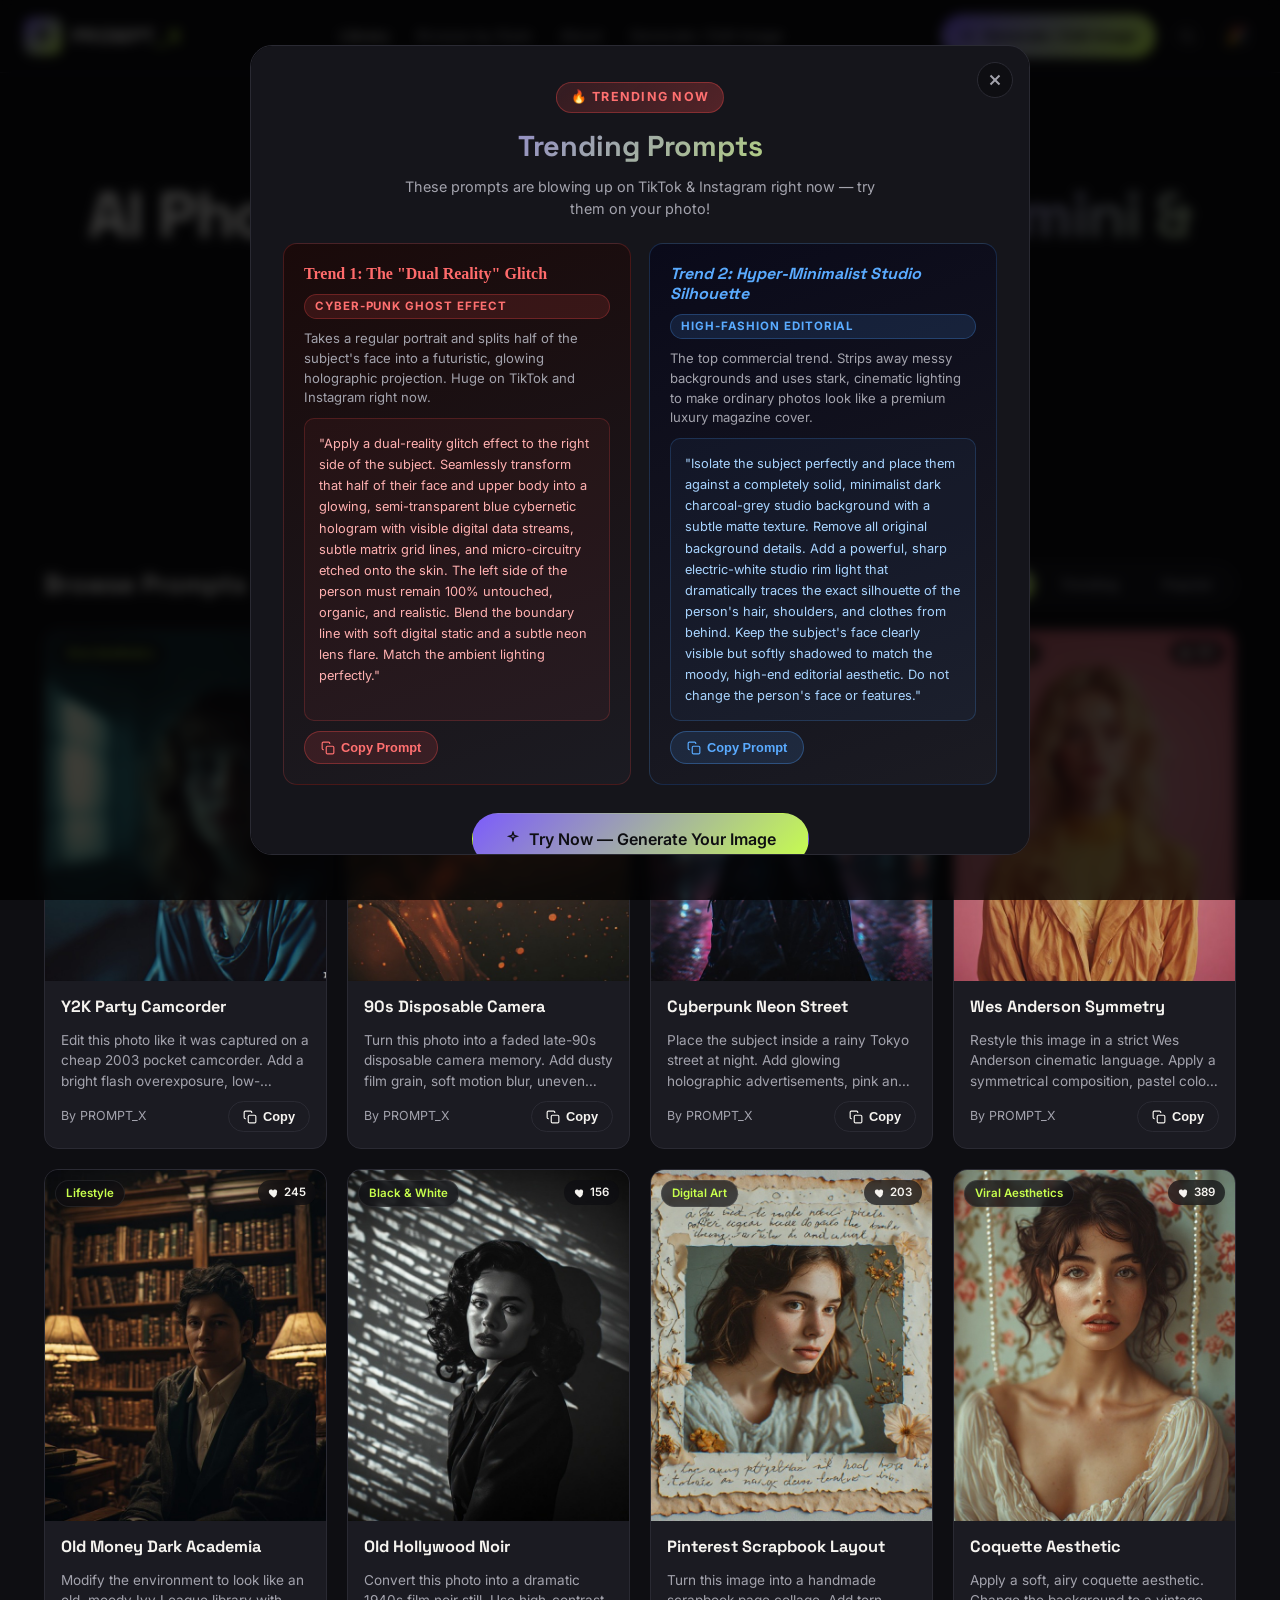
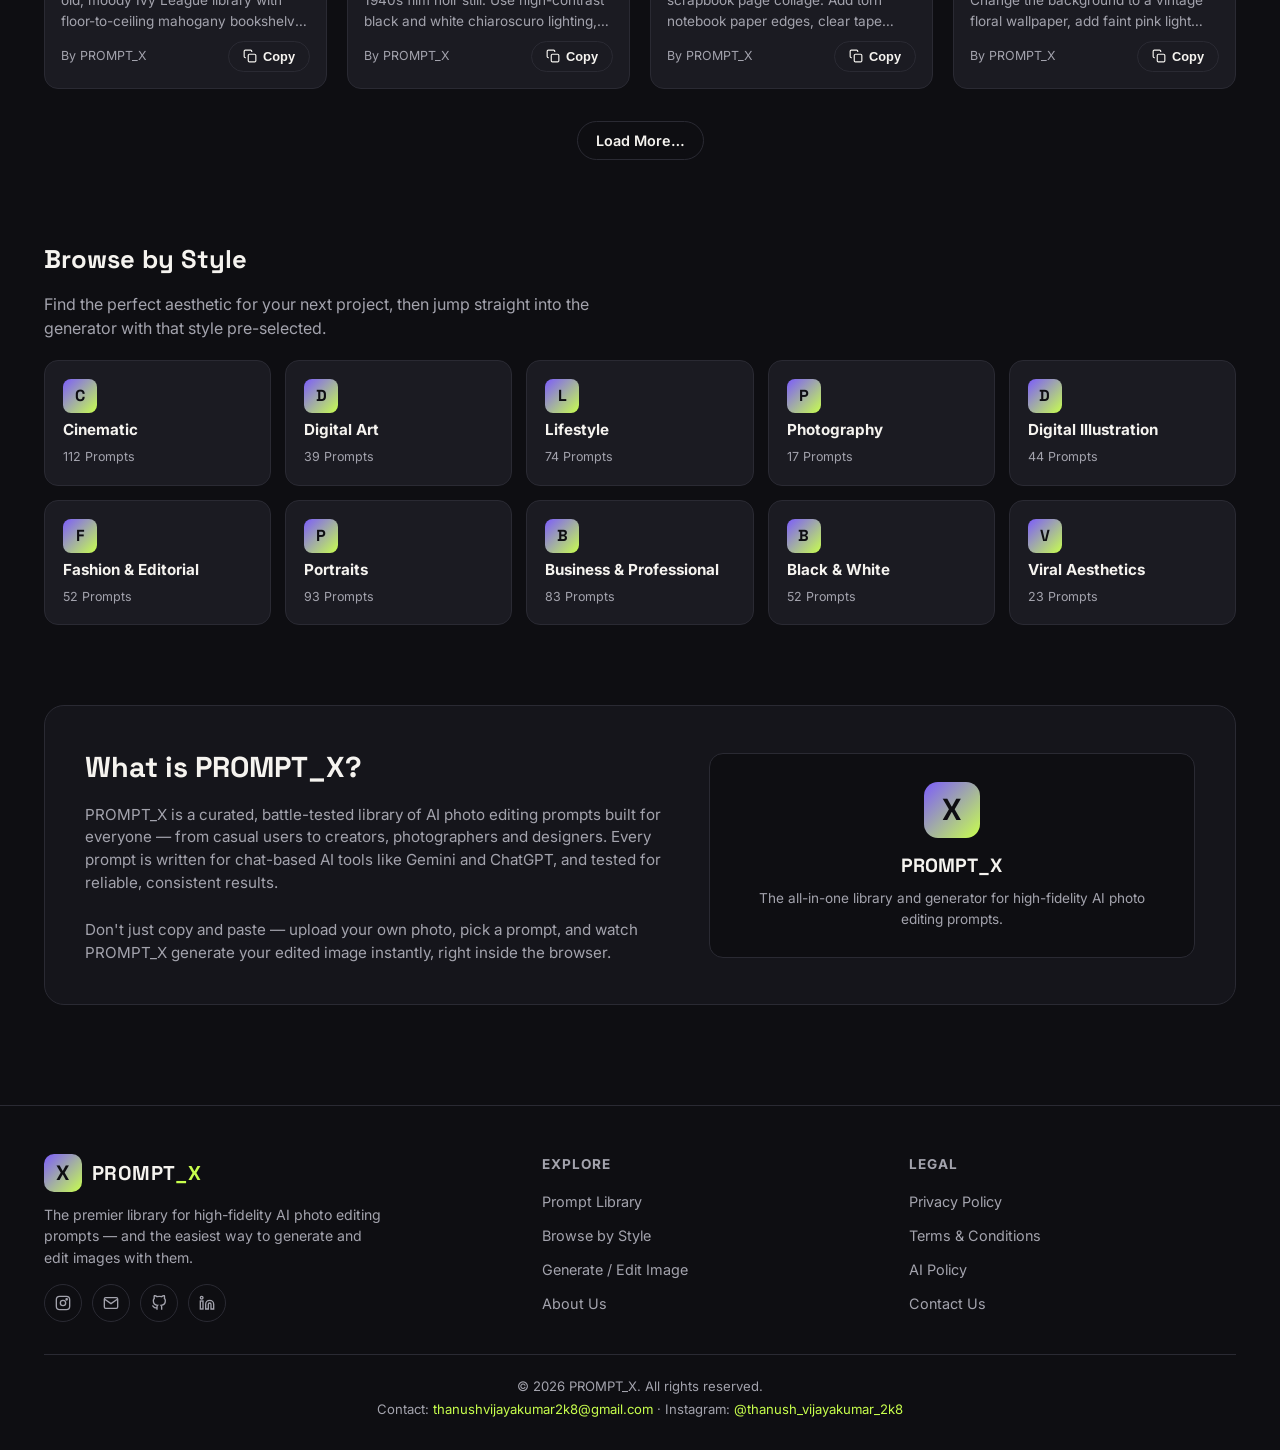
<file: index.html>
<!DOCTYPE html>
<html lang="en">
<head>
<meta charset="UTF-8">
<meta name="viewport" content="width=device-width, initial-scale=1, viewport-fit=cover">
<title>PROMPT_X — AI Photo Editing Prompts Library</title>
<meta name="description" content="PROMPT_X is a curated library of AI photo editing prompts for Gemini, ChatGPT and Midjourney. Copy a prompt or generate your image directly on the site.">
<link rel="icon" href="data:image/svg+xml,<svg xmlns=%22http://www.w3.org/2000/svg%22 viewBox=%220 0 100 100%22><rect width=%22100%22 height=%22100%22 rx=%2222%22 fill=%22%237c5cfc%22/><text x=%2250%22 y=%2268%22 font-family=%22Arial,sans-serif%22 font-weight=%22800%22 font-size=%2260%22 fill=%22%23c8ff4d%22 text-anchor=%22middle%22>X</text></svg>">
<link rel="preconnect" href="https://fonts.googleapis.com">
<link rel="preconnect" href="https://fonts.gstatic.com" crossorigin>
<link href="https://fonts.googleapis.com/css2?family=Space+Grotesk:wght@500;700;800&family=Inter:wght@400;500;600;700&display=swap" rel="stylesheet">
<link rel="stylesheet" href="style.css">
</head>
<body>

<!-- ===== TRENDING POPUP ===== -->
<div class="popup-overlay" id="popupOverlay">
  <div class="popup-box" id="popupBox">
    <button class="popup-close" id="popupClose" aria-label="Close">
      <svg width="18" height="18" viewBox="0 0 24 24" fill="none" stroke="currentColor" stroke-width="2.5"><line x1="18" y1="6" x2="6" y2="18"/><line x1="6" y1="6" x2="18" y2="18"/></svg>
    </button>

    <div class="popup-header">
      <span class="popup-badge">🔥 Trending Now</span>
      <h2 class="popup-title">Trending Prompts</h2>
      <p class="popup-sub">These prompts are blowing up on TikTok &amp; Instagram right now — try them on your photo!</p>
    </div>

    <div class="popup-cards">

      <div class="popup-card popup-card--red">
        <h3 class="popup-card-heading popup-card-heading--1">Trend 1: The "Dual Reality" Glitch</h3>
        <span class="popup-card-tag">Cyber-Punk Ghost Effect</span>
        <p class="popup-card-desc">Takes a regular portrait and splits half of the subject's face into a futuristic, glowing holographic projection. Huge on TikTok and Instagram right now.</p>
        <div class="popup-prompt-box popup-prompt-box--red">
          <p>"Apply a dual-reality glitch effect to the right side of the subject. Seamlessly transform that half of their face and upper body into a glowing, semi-transparent blue cybernetic hologram with visible digital data streams, subtle matrix grid lines, and micro-circuitry etched onto the skin. The left side of the person must remain 100% untouched, organic, and realistic. Blend the boundary line with soft digital static and a subtle neon lens flare. Match the ambient lighting perfectly."</p>
        </div>
        <button class="popup-copy-btn popup-copy-btn--red" data-prompt="Apply a dual-reality glitch effect to the right side of the subject. Seamlessly transform that half of their face and upper body into a glowing, semi-transparent blue cybernetic hologram with visible digital data streams, subtle matrix grid lines, and micro-circuitry etched onto the skin. The left side of the person must remain 100% untouched, organic, and realistic. Blend the boundary line with soft digital static and a subtle neon lens flare. Match the ambient lighting perfectly.">
          <svg width="14" height="14" viewBox="0 0 24 24" fill="none" stroke="currentColor" stroke-width="2"><rect x="9" y="9" width="13" height="13" rx="2"/><path d="M5 15H4a2 2 0 01-2-2V4a2 2 0 012-2h9a2 2 0 012 2v1"/></svg>
          Copy Prompt
        </button>
      </div>

      <div class="popup-card popup-card--blue">
        <h3 class="popup-card-heading popup-card-heading--2">Trend 2: Hyper-Minimalist Studio Silhouette</h3>
        <span class="popup-card-tag">High-Fashion Editorial</span>
        <p class="popup-card-desc">The top commercial trend. Strips away messy backgrounds and uses stark, cinematic lighting to make ordinary photos look like a premium luxury magazine cover.</p>
        <div class="popup-prompt-box popup-prompt-box--blue">
          <p>"Isolate the subject perfectly and place them against a completely solid, minimalist dark charcoal-grey studio background with a subtle matte texture. Remove all original background details. Add a powerful, sharp electric-white studio rim light that dramatically traces the exact silhouette of the person's hair, shoulders, and clothes from behind. Keep the subject's face clearly visible but softly shadowed to match the moody, high-end editorial aesthetic. Do not change the person's face or features."</p>
        </div>
        <button class="popup-copy-btn popup-copy-btn--blue" data-prompt="Isolate the subject perfectly and place them against a completely solid, minimalist dark charcoal-grey studio background with a subtle matte texture. Remove all original background details. Add a powerful, sharp electric-white studio rim light that dramatically traces the exact silhouette of the person's hair, shoulders, and clothes from behind. Keep the subject's face clearly visible but softly shadowed to match the moody, high-end editorial aesthetic. Do not change the person's face or features.">
          <svg width="14" height="14" viewBox="0 0 24 24" fill="none" stroke="currentColor" stroke-width="2"><rect x="9" y="9" width="13" height="13" rx="2"/><path d="M5 15H4a2 2 0 01-2-2V4a2 2 0 012-2h9a2 2 0 012 2v1"/></svg>
          Copy Prompt
        </button>
      </div>

    </div>

    <div class="popup-footer">
      <a href="generate.html" class="btn btn-primary popup-try-btn">
        <svg width="16" height="16" viewBox="0 0 24 24" fill="none" stroke="currentColor" stroke-width="2"><path d="M12 2l1.5 4.5L18 8l-4.5 1.5L12 14l-1.5-4.5L6 8l4.5-1.5L12 2z"/></svg>
        Try Now — Generate Your Image
      </a>
      <button class="popup-skip" id="popupSkip">Maybe later</button>
    </div>
  </div>
</div>
<!-- ===== END POPUP ===== -->

<header class="site-header">
  <div class="header-inner">
    <a href="index.html" class="logo">
      <span class="logo-mark">X</span>
      <span class="logo-text">PROMPT<span>_X</span></span>
    </a>

    <button class="nav-toggle" id="navToggle" aria-label="Toggle navigation">
      <svg width="24" height="24" viewBox="0 0 24 24" fill="none" stroke="currentColor" stroke-width="2" stroke-linecap="round"><line x1="3" y1="6" x2="21" y2="6"/><line x1="3" y1="12" x2="21" y2="12"/><line x1="3" y1="18" x2="21" y2="18"/></svg>
    </button>

    <nav class="main-nav" id="mainNav">
      <a href="index.html" class="active">Library</a>
      <a href="#styles">Browse by Style</a>
      <a href="#about">About</a>
      <a href="generate.html">Generate / Edit Image</a>
    </nav>

    <div class="header-actions">
      <a href="generate.html" class="btn btn-primary">
        <svg width="16" height="16" viewBox="0 0 24 24" fill="none" stroke="currentColor" stroke-width="2" stroke-linecap="round" stroke-linejoin="round"><path d="M12 3v18M3 12h18"/></svg>
        Generate / Edit Image
      </a>
      <button class="icon-btn" id="searchBtn" aria-label="Search">
        <svg width="18" height="18" viewBox="0 0 24 24" fill="none" stroke="currentColor" stroke-width="2"><circle cx="11" cy="11" r="7"/><line x1="21" y1="21" x2="16.65" y2="16.65"/></svg>
      </button>
      <button class="icon-btn surprise-btn" id="surpriseBtn" aria-label="Surprise me" title="Surprise me!">
        🎉
      </button>
    </div>
  </div>
</header>

<!-- ===== SEARCH OVERLAY ===== -->
<div class="search-overlay" id="searchOverlay">
  <div class="search-modal">
    <div class="search-input-wrap">
      <svg width="18" height="18" viewBox="0 0 24 24" fill="none" stroke="currentColor" stroke-width="2" class="search-icon"><circle cx="11" cy="11" r="7"/><line x1="21" y1="21" x2="16.65" y2="16.65"/></svg>
      <input type="text" id="searchInput" placeholder="Search prompts… e.g. Cyberpunk, Vintage, Oil Painting" autocomplete="off" spellcheck="false">
      <button class="search-close-btn" id="searchClose" aria-label="Close search">
        <svg width="18" height="18" viewBox="0 0 24 24" fill="none" stroke="currentColor" stroke-width="2"><line x1="18" y1="6" x2="6" y2="18"/><line x1="6" y1="6" x2="18" y2="18"/></svg>
      </button>
    </div>
    <div class="search-results" id="searchResults">
      <p class="search-hint">Start typing to search through all 50 prompts…</p>
    </div>
  </div>
</div>
<!-- ===== END SEARCH OVERLAY ===== -->

<main>
  <section class="hero">
    <div class="container">
      <div class="eyebrow">Prompt Library + In-Browser Generator</div>
      <h1>AI Photo Editing Prompts <span class="grad">for Gemini & ChatGPT</span></h1>
      <p class="lead">Copy a battle-tested prompt, paste it into your favorite AI tool — or skip the copy-paste entirely and generate your edited photo right here on PROMPT_X.</p>
      <div class="hero-links">
        <span class="label">Popular:</span>
        <a href="#" data-filter="portraits">Portraits</a>
        <a href="#" data-filter="fashion">Fashion & Editorial</a>
        <a href="#" data-filter="photography">Photography</a>
        <a href="#" data-filter="cinematic">Cinematic</a>
        <a href="#" data-filter="digital-art">Digital Art</a>
      </div>
    </div>
  </section>

  <section class="section" id="library">
    <div class="container">
      <div class="section-head">
        <h2>Browse Prompts</h2>
        <div class="tabs" id="tabFilters">
          <button class="tab active" data-tab="all">Latest</button>
          <button class="tab" data-tab="trending">Trending</button>
          <button class="tab" data-tab="popular">Popular</button>
        </div>
      </div>

      <div class="grid" id="promptGrid">
        <!-- cards injected by script.js -->
      </div>

      <div class="load-more-wrap">
        <button class="btn btn-ghost" id="loadMoreBtn">Load More…</button>
      </div>
    </div>
  </section>

  <section class="section" id="styles">
    <div class="container">
      <div class="section-head">
        <h2>Browse by Style</h2>
      </div>
      <p style="color:var(--text-dim); margin-top:-10px; margin-bottom:20px; max-width:560px;">Find the perfect aesthetic for your next project, then jump straight into the generator with that style pre-selected.</p>
      <div class="style-grid" id="styleGrid">
        <!-- styles injected by script.js -->
      </div>
    </div>
  </section>

  <section class="section" id="about">
    <div class="container">
      <div class="about">
        <div>
          <h2>What is PROMPT_X?</h2>
          <p>PROMPT_X is a curated, battle-tested library of AI photo editing prompts built for everyone — from casual users to creators, photographers and designers. Every prompt is written for chat-based AI tools like Gemini and ChatGPT, and tested for reliable, consistent results.</p>
          <br>
          <p>Don't just copy and paste — upload your own photo, pick a prompt, and watch PROMPT_X generate your edited image instantly, right inside the browser.</p>
        </div>
        <div class="about-card">
          <span class="logo-mark">X</span>
          <h3>PROMPT_X</h3>
          <p>The all-in-one library and generator for high-fidelity AI photo editing prompts.</p>
        </div>
      </div>
    </div>
  </section>
</main>

<footer class="site-footer">
  <div class="container">
    <div class="footer-grid">
      <div class="footer-brand">
        <a href="index.html" class="logo">
          <span class="logo-mark">X</span>
          <span class="logo-text">PROMPT<span>_X</span></span>
        </a>
        <p>The premier library for high-fidelity AI photo editing prompts — and the easiest way to generate and edit images with them.</p>
        <div class="social-row">
          <a class="icon-btn" href="https://www.instagram.com/thanush_vijayakumar_2k8" target="_blank" rel="noopener" aria-label="Instagram">
            <svg width="16" height="16" viewBox="0 0 24 24" fill="none" stroke="currentColor" stroke-width="2"><rect x="2" y="2" width="20" height="20" rx="5"/><circle cx="12" cy="12" r="4"/><circle cx="17.5" cy="6.5" r="1"/></svg>
          </a>
          <a class="icon-btn" href="mailto:thanushvijayakumar2k8@gmail.com" aria-label="Gmail">
            <svg width="16" height="16" viewBox="0 0 24 24" fill="none" stroke="currentColor" stroke-width="2"><path d="M4 4h16c1.1 0 2 .9 2 2v12c0 1.1-.9 2-2 2H4c-1.1 0-2-.9-2-2V6c0-1.1.9-2 2-2z"/><polyline points="22,6 12,13 2,6"/></svg>
          </a>
          <a class="icon-btn" href="https://github.com/thanush-2008" target="_blank" rel="noopener" aria-label="GitHub">
            <svg width="16" height="16" viewBox="0 0 24 24" fill="none" stroke="currentColor" stroke-width="2"><path d="M9 19c-5 1.5-5-2.5-7-3m14 6v-3.87a3.37 3.37 0 00-.94-2.61c3.14-.35 6.44-1.54 6.44-7A5.44 5.44 0 0020 4.77 5.07 5.07 0 0019.91 1S18.73.65 16 2.48a13.38 13.38 0 00-7 0C6.27.65 5.09 1 5.09 1A5.07 5.07 0 005 4.77a5.44 5.44 0 00-1.5 3.78c0 5.42 3.3 6.61 6.44 7A3.37 3.37 0 009 18.13V22"/></svg>
          </a>
          <a class="icon-btn" href="https://www.linkedin.com/in/thanush-vijayakumar2k/" target="_blank" rel="noopener" aria-label="LinkedIn">
            <svg width="16" height="16" viewBox="0 0 24 24" fill="none" stroke="currentColor" stroke-width="2"><path d="M16 8a6 6 0 016 6v7h-4v-7a2 2 0 00-2-2 2 2 0 00-2 2v7h-4v-7a6 6 0 016-6z"/><rect x="2" y="9" width="4" height="12"/><circle cx="4" cy="4" r="2"/></svg>
          </a>
        </div>
      </div>

      <div class="footer-col">
        <h4>Explore</h4>
        <ul>
          <li><a href="index.html">Prompt Library</a></li>
          <li><a href="#styles">Browse by Style</a></li>
          <li><a href="generate.html">Generate / Edit Image</a></li>
          <li><a href="#about">About Us</a></li>
        </ul>
      </div>

      <div class="footer-col">
        <h4>Legal</h4>
        <ul>
          <li><a href="#">Privacy Policy</a></li>
          <li><a href="#">Terms & Conditions</a></li>
          <li><a href="#">AI Policy</a></li>
          <li><a href="#">Contact Us</a></li>
        </ul>
      </div>
    </div>

    <div class="footer-bottom">
      © 2026 PROMPT_X. All rights reserved.<br>
      Contact: <a href="mailto:thanushvijayakumar2k8@gmail.com">thanushvijayakumar2k8@gmail.com</a> ·
      Instagram: <a href="https://www.instagram.com/thanush_vijayakumar_2k8" target="_blank" rel="noopener">@thanush_vijayakumar_2k8</a>
    </div>
  </div>
</footer>

<script src="prompts.js"></script>
<script src="script.js"></script>
</body>
</html>
</file>
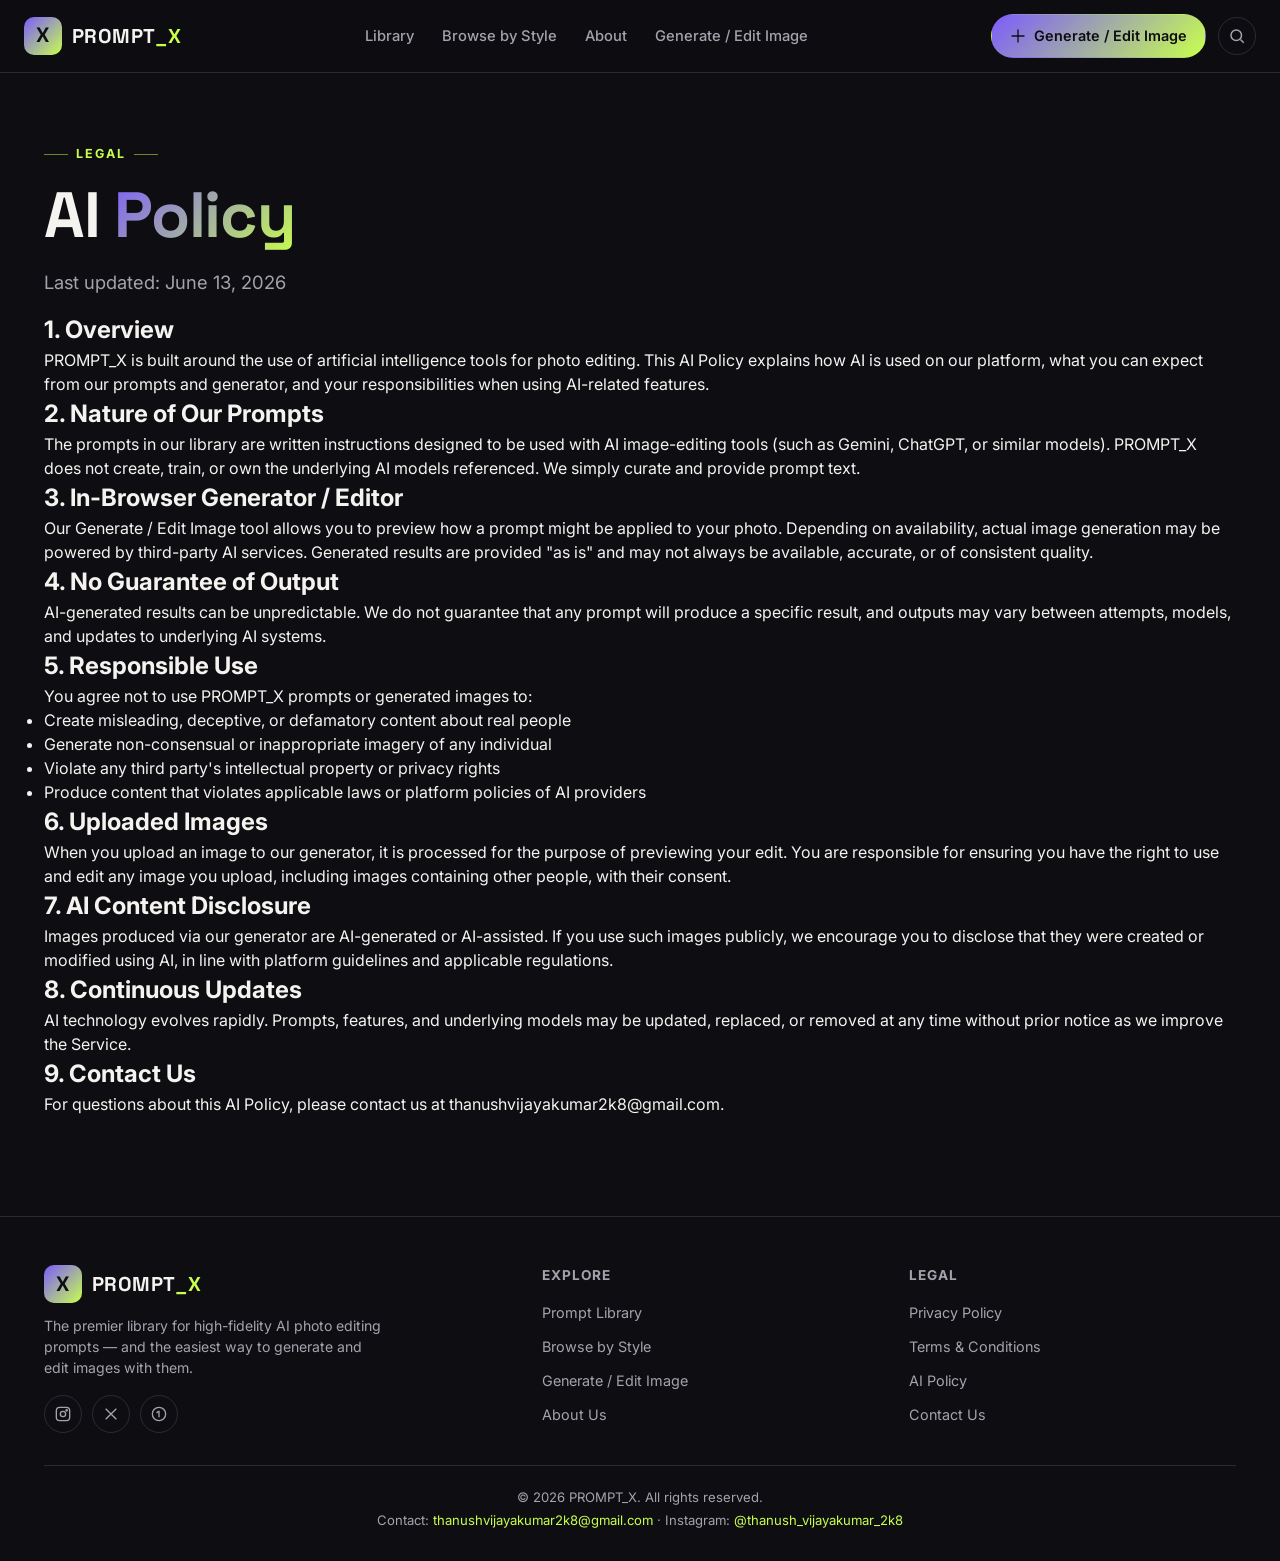
<file: ai-policy.html>
<!DOCTYPE html>
<html lang="en">
<head>
<meta charset="UTF-8">
<meta name="viewport" content="width=device-width, initial-scale=1, viewport-fit=cover">
<title>AI Policy — PROMPT_X</title>
<meta name="description" content="AI Policy for PROMPT_X — how AI is used, content responsibility, and ethical guidelines.">
<link rel="icon" href="data:image/svg+xml,<svg xmlns=%22http://www.w3.org/2000/svg%22 viewBox=%220 0 100 100%22><rect width=%22100%22 height=%22100%22 rx=%2222%22 fill=%22%237c5cfc%22/><text x=%2250%22 y=%2268%22 font-family=%22Arial,sans-serif%22 font-weight=%22800%22 font-size=%2260%22 fill=%22%23c8ff4d%22 text-anchor=%22middle%22>X</text></svg>">
<link rel="preconnect" href="https://fonts.googleapis.com">
<link rel="preconnect" href="https://fonts.gstatic.com" crossorigin>
<link href="https://fonts.googleapis.com/css2?family=Space+Grotesk:wght@500;700;800&family=Inter:wght@400;500;600;700&display=swap" rel="stylesheet">
<link rel="stylesheet" href="style.css">
</head>
<body>

<header class="site-header">
  <div class="header-inner">
    <a href="index.html" class="logo">
      <span class="logo-mark">X</span>
      <span class="logo-text">PROMPT<span>_X</span></span>
    </a>

    <button class="nav-toggle" id="navToggle" aria-label="Toggle navigation">
      <svg width="24" height="24" viewBox="0 0 24 24" fill="none" stroke="currentColor" stroke-width="2" stroke-linecap="round"><line x1="3" y1="6" x2="21" y2="6"/><line x1="3" y1="12" x2="21" y2="12"/><line x1="3" y1="18" x2="21" y2="18"/></svg>
    </button>

    <nav class="main-nav" id="mainNav">
      <a href="index.html">Library</a>
      <a href="index.html#styles">Browse by Style</a>
      <a href="index.html#about">About</a>
      <a href="generate.html">Generate / Edit Image</a>
    </nav>

    <div class="header-actions">
      <a href="generate.html" class="btn btn-primary">
        <svg width="16" height="16" viewBox="0 0 24 24" fill="none" stroke="currentColor" stroke-width="2" stroke-linecap="round" stroke-linejoin="round"><path d="M12 3v18M3 12h18"/></svg>
        Generate / Edit Image
      </a>
      <button class="icon-btn" aria-label="Search">
        <svg width="18" height="18" viewBox="0 0 24 24" fill="none" stroke="currentColor" stroke-width="2"><circle cx="11" cy="11" r="7"/><line x1="21" y1="21" x2="16.65" y2="16.65"/></svg>
      </button>
    </div>
  </div>
</header>

<main>
  <section class="hero" style="padding-bottom:16px; text-align:left;">
    <div class="container">
      <div class="eyebrow">Legal</div>
      <h1>AI <span class="grad">Policy</span></h1>
      <p class="lead" style="margin:0;">Last updated: June 13, 2026</p>
    </div>
  </section>

  <section class="section" style="padding-top:0;">
    <div class="container">
      <div class="legal-content">

        <h2>1. Overview</h2>
        <p>PROMPT_X is built around the use of artificial intelligence tools for photo editing. This AI Policy explains how AI is used on our platform, what you can expect from our prompts and generator, and your responsibilities when using AI-related features.</p>

        <h2>2. Nature of Our Prompts</h2>
        <p>The prompts in our library are written instructions designed to be used with AI image-editing tools (such as Gemini, ChatGPT, or similar models). PROMPT_X does not create, train, or own the underlying AI models referenced. We simply curate and provide prompt text.</p>

        <h2>3. In-Browser Generator / Editor</h2>
        <p>Our Generate / Edit Image tool allows you to preview how a prompt might be applied to your photo. Depending on availability, actual image generation may be powered by third-party AI services. Generated results are provided "as is" and may not always be available, accurate, or of consistent quality.</p>

        <h2>4. No Guarantee of Output</h2>
        <p>AI-generated results can be unpredictable. We do not guarantee that any prompt will produce a specific result, and outputs may vary between attempts, models, and updates to underlying AI systems.</p>

        <h2>5. Responsible Use</h2>
        <p>You agree not to use PROMPT_X prompts or generated images to:</p>
        <ul>
          <li>Create misleading, deceptive, or defamatory content about real people</li>
          <li>Generate non-consensual or inappropriate imagery of any individual</li>
          <li>Violate any third party's intellectual property or privacy rights</li>
          <li>Produce content that violates applicable laws or platform policies of AI providers</li>
        </ul>

        <h2>6. Uploaded Images</h2>
        <p>When you upload an image to our generator, it is processed for the purpose of previewing your edit. You are responsible for ensuring you have the right to use and edit any image you upload, including images containing other people, with their consent.</p>

        <h2>7. AI Content Disclosure</h2>
        <p>Images produced via our generator are AI-generated or AI-assisted. If you use such images publicly, we encourage you to disclose that they were created or modified using AI, in line with platform guidelines and applicable regulations.</p>

        <h2>8. Continuous Updates</h2>
        <p>AI technology evolves rapidly. Prompts, features, and underlying models may be updated, replaced, or removed at any time without prior notice as we improve the Service.</p>

        <h2>9. Contact Us</h2>
        <p>For questions about this AI Policy, please contact us at <a href="mailto:thanushvijayakumar2k8@gmail.com">thanushvijayakumar2k8@gmail.com</a>.</p>

      </div>
    </div>
  </section>
</main>

<footer class="site-footer">
  <div class="container">
    <div class="footer-grid">
      <div class="footer-brand">
        <a href="index.html" class="logo">
          <span class="logo-mark">X</span>
          <span class="logo-text">PROMPT<span>_X</span></span>
        </a>
        <p>The premier library for high-fidelity AI photo editing prompts — and the easiest way to generate and edit images with them.</p>
        <div class="social-row">
          <a class="icon-btn" href="#" aria-label="Instagram">
            <svg width="16" height="16" viewBox="0 0 24 24" fill="none" stroke="currentColor" stroke-width="2"><rect x="2" y="2" width="20" height="20" rx="5"/><circle cx="12" cy="12" r="4"/><circle cx="17.5" cy="6.5" r="1"/></svg>
          </a>
          <a class="icon-btn" href="#" aria-label="X / Twitter">
            <svg width="16" height="16" viewBox="0 0 24 24" fill="none" stroke="currentColor" stroke-width="2"><path d="M4 4l16 16M20 4L4 20"/></svg>
          </a>
          <a class="icon-btn" href="#" aria-label="Pinterest">
            <svg width="16" height="16" viewBox="0 0 24 24" fill="none" stroke="currentColor" stroke-width="2"><circle cx="12" cy="12" r="10"/><path d="M12 7v10M9 11c0-1.5 1.5-3 3-3"/></svg>
          </a>
        </div>
      </div>

      <div class="footer-col">
        <h4>Explore</h4>
        <ul>
          <li><a href="index.html">Prompt Library</a></li>
          <li><a href="index.html#styles">Browse by Style</a></li>
          <li><a href="generate.html">Generate / Edit Image</a></li>
          <li><a href="index.html#about">About Us</a></li>
        </ul>
      </div>

      <div class="footer-col">
        <h4>Legal</h4>
        <ul>
          <li><a href="privacy-policy.html">Privacy Policy</a></li>
          <li><a href="terms-and-conditions.html">Terms & Conditions</a></li>
          <li><a href="ai-policy.html">AI Policy</a></li>
          <li><a href="contact.html">Contact Us</a></li>
        </ul>
      </div>
    </div>

    <div class="footer-bottom">
      © 2026 PROMPT_X. All rights reserved.<br>
      Contact: <a href="mailto:thanushvijayakumar2k8@gmail.com">thanushvijayakumar2k8@gmail.com</a> ·
      Instagram: <a href="https://www.instagram.com/thanush_vijayakumar_2k8" target="_blank" rel="noopener">@thanush_vijayakumar_2k8</a>
    </div>
  </div>
</footer>

<script src="script.js"></script>
</body>
</html>
</file>
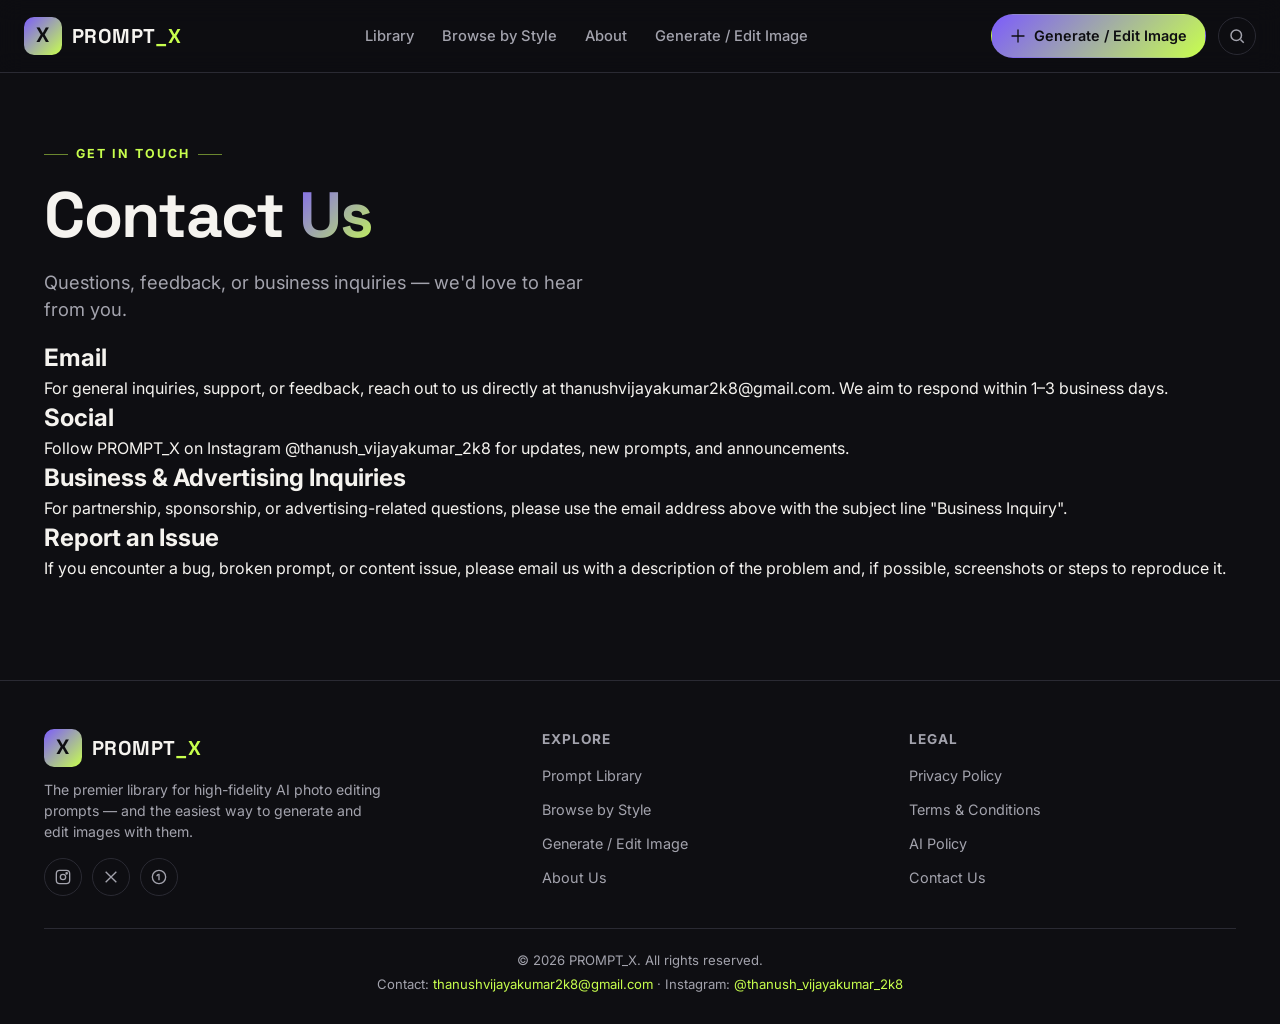
<file: contact.html>
<!DOCTYPE html>
<html lang="en">
<head>
<meta charset="UTF-8">
<meta name="viewport" content="width=device-width, initial-scale=1, viewport-fit=cover">
<title>Contact Us — PROMPT_X</title>
<meta name="description" content="Get in touch with the PROMPT_X team.">
<link rel="icon" href="data:image/svg+xml,<svg xmlns=%22http://www.w3.org/2000/svg%22 viewBox=%220 0 100 100%22><rect width=%22100%22 height=%22100%22 rx=%2222%22 fill=%22%237c5cfc%22/><text x=%2250%22 y=%2268%22 font-family=%22Arial,sans-serif%22 font-weight=%22800%22 font-size=%2260%22 fill=%22%23c8ff4d%22 text-anchor=%22middle%22>X</text></svg>">
<link rel="preconnect" href="https://fonts.googleapis.com">
<link rel="preconnect" href="https://fonts.gstatic.com" crossorigin>
<link href="https://fonts.googleapis.com/css2?family=Space+Grotesk:wght@500;700;800&family=Inter:wght@400;500;600;700&display=swap" rel="stylesheet">
<link rel="stylesheet" href="style.css">
</head>
<body>

<header class="site-header">
  <div class="header-inner">
    <a href="index.html" class="logo">
      <span class="logo-mark">X</span>
      <span class="logo-text">PROMPT<span>_X</span></span>
    </a>

    <button class="nav-toggle" id="navToggle" aria-label="Toggle navigation">
      <svg width="24" height="24" viewBox="0 0 24 24" fill="none" stroke="currentColor" stroke-width="2" stroke-linecap="round"><line x1="3" y1="6" x2="21" y2="6"/><line x1="3" y1="12" x2="21" y2="12"/><line x1="3" y1="18" x2="21" y2="18"/></svg>
    </button>

    <nav class="main-nav" id="mainNav">
      <a href="index.html">Library</a>
      <a href="index.html#styles">Browse by Style</a>
      <a href="index.html#about">About</a>
      <a href="generate.html">Generate / Edit Image</a>
    </nav>

    <div class="header-actions">
      <a href="generate.html" class="btn btn-primary">
        <svg width="16" height="16" viewBox="0 0 24 24" fill="none" stroke="currentColor" stroke-width="2" stroke-linecap="round" stroke-linejoin="round"><path d="M12 3v18M3 12h18"/></svg>
        Generate / Edit Image
      </a>
      <button class="icon-btn" aria-label="Search">
        <svg width="18" height="18" viewBox="0 0 24 24" fill="none" stroke="currentColor" stroke-width="2"><circle cx="11" cy="11" r="7"/><line x1="21" y1="21" x2="16.65" y2="16.65"/></svg>
      </button>
    </div>
  </div>
</header>

<main>
  <section class="hero" style="padding-bottom:16px; text-align:left;">
    <div class="container">
      <div class="eyebrow">Get in Touch</div>
      <h1>Contact <span class="grad">Us</span></h1>
      <p class="lead" style="margin:0;">Questions, feedback, or business inquiries — we'd love to hear from you.</p>
    </div>
  </section>

  <section class="section" style="padding-top:0;">
    <div class="container">
      <div class="legal-content">

        <h2>Email</h2>
        <p>For general inquiries, support, or feedback, reach out to us directly at <a href="mailto:thanushvijayakumar2k8@gmail.com">thanushvijayakumar2k8@gmail.com</a>. We aim to respond within 1–3 business days.</p>

        <h2>Social</h2>
        <p>Follow PROMPT_X on Instagram <a href="https://www.instagram.com/thanush_vijayakumar_2k8" target="_blank" rel="noopener">@thanush_vijayakumar_2k8</a> for updates, new prompts, and announcements.</p>

        <h2>Business & Advertising Inquiries</h2>
        <p>For partnership, sponsorship, or advertising-related questions, please use the email address above with the subject line "Business Inquiry".</p>

        <h2>Report an Issue</h2>
        <p>If you encounter a bug, broken prompt, or content issue, please email us with a description of the problem and, if possible, screenshots or steps to reproduce it.</p>

      </div>
    </div>
  </section>
</main>

<footer class="site-footer">
  <div class="container">
    <div class="footer-grid">
      <div class="footer-brand">
        <a href="index.html" class="logo">
          <span class="logo-mark">X</span>
          <span class="logo-text">PROMPT<span>_X</span></span>
        </a>
        <p>The premier library for high-fidelity AI photo editing prompts — and the easiest way to generate and edit images with them.</p>
        <div class="social-row">
          <a class="icon-btn" href="#" aria-label="Instagram">
            <svg width="16" height="16" viewBox="0 0 24 24" fill="none" stroke="currentColor" stroke-width="2"><rect x="2" y="2" width="20" height="20" rx="5"/><circle cx="12" cy="12" r="4"/><circle cx="17.5" cy="6.5" r="1"/></svg>
          </a>
          <a class="icon-btn" href="#" aria-label="X / Twitter">
            <svg width="16" height="16" viewBox="0 0 24 24" fill="none" stroke="currentColor" stroke-width="2"><path d="M4 4l16 16M20 4L4 20"/></svg>
          </a>
          <a class="icon-btn" href="#" aria-label="Pinterest">
            <svg width="16" height="16" viewBox="0 0 24 24" fill="none" stroke="currentColor" stroke-width="2"><circle cx="12" cy="12" r="10"/><path d="M12 7v10M9 11c0-1.5 1.5-3 3-3"/></svg>
          </a>
        </div>
      </div>

      <div class="footer-col">
        <h4>Explore</h4>
        <ul>
          <li><a href="index.html">Prompt Library</a></li>
          <li><a href="index.html#styles">Browse by Style</a></li>
          <li><a href="generate.html">Generate / Edit Image</a></li>
          <li><a href="index.html#about">About Us</a></li>
        </ul>
      </div>

      <div class="footer-col">
        <h4>Legal</h4>
        <ul>
          <li><a href="privacy-policy.html">Privacy Policy</a></li>
          <li><a href="terms-and-conditions.html">Terms & Conditions</a></li>
          <li><a href="ai-policy.html">AI Policy</a></li>
          <li><a href="contact.html">Contact Us</a></li>
        </ul>
      </div>
    </div>

    <div class="footer-bottom">
      © 2026 PROMPT_X. All rights reserved.<br>
      Contact: <a href="mailto:thanushvijayakumar2k8@gmail.com">thanushvijayakumar2k8@gmail.com</a> ·
      Instagram: <a href="https://www.instagram.com/thanush_vijayakumar_2k8" target="_blank" rel="noopener">@thanush_vijayakumar_2k8</a>
    </div>
  </div>
</footer>

<script src="script.js"></script>
</body>
</html>
</file>
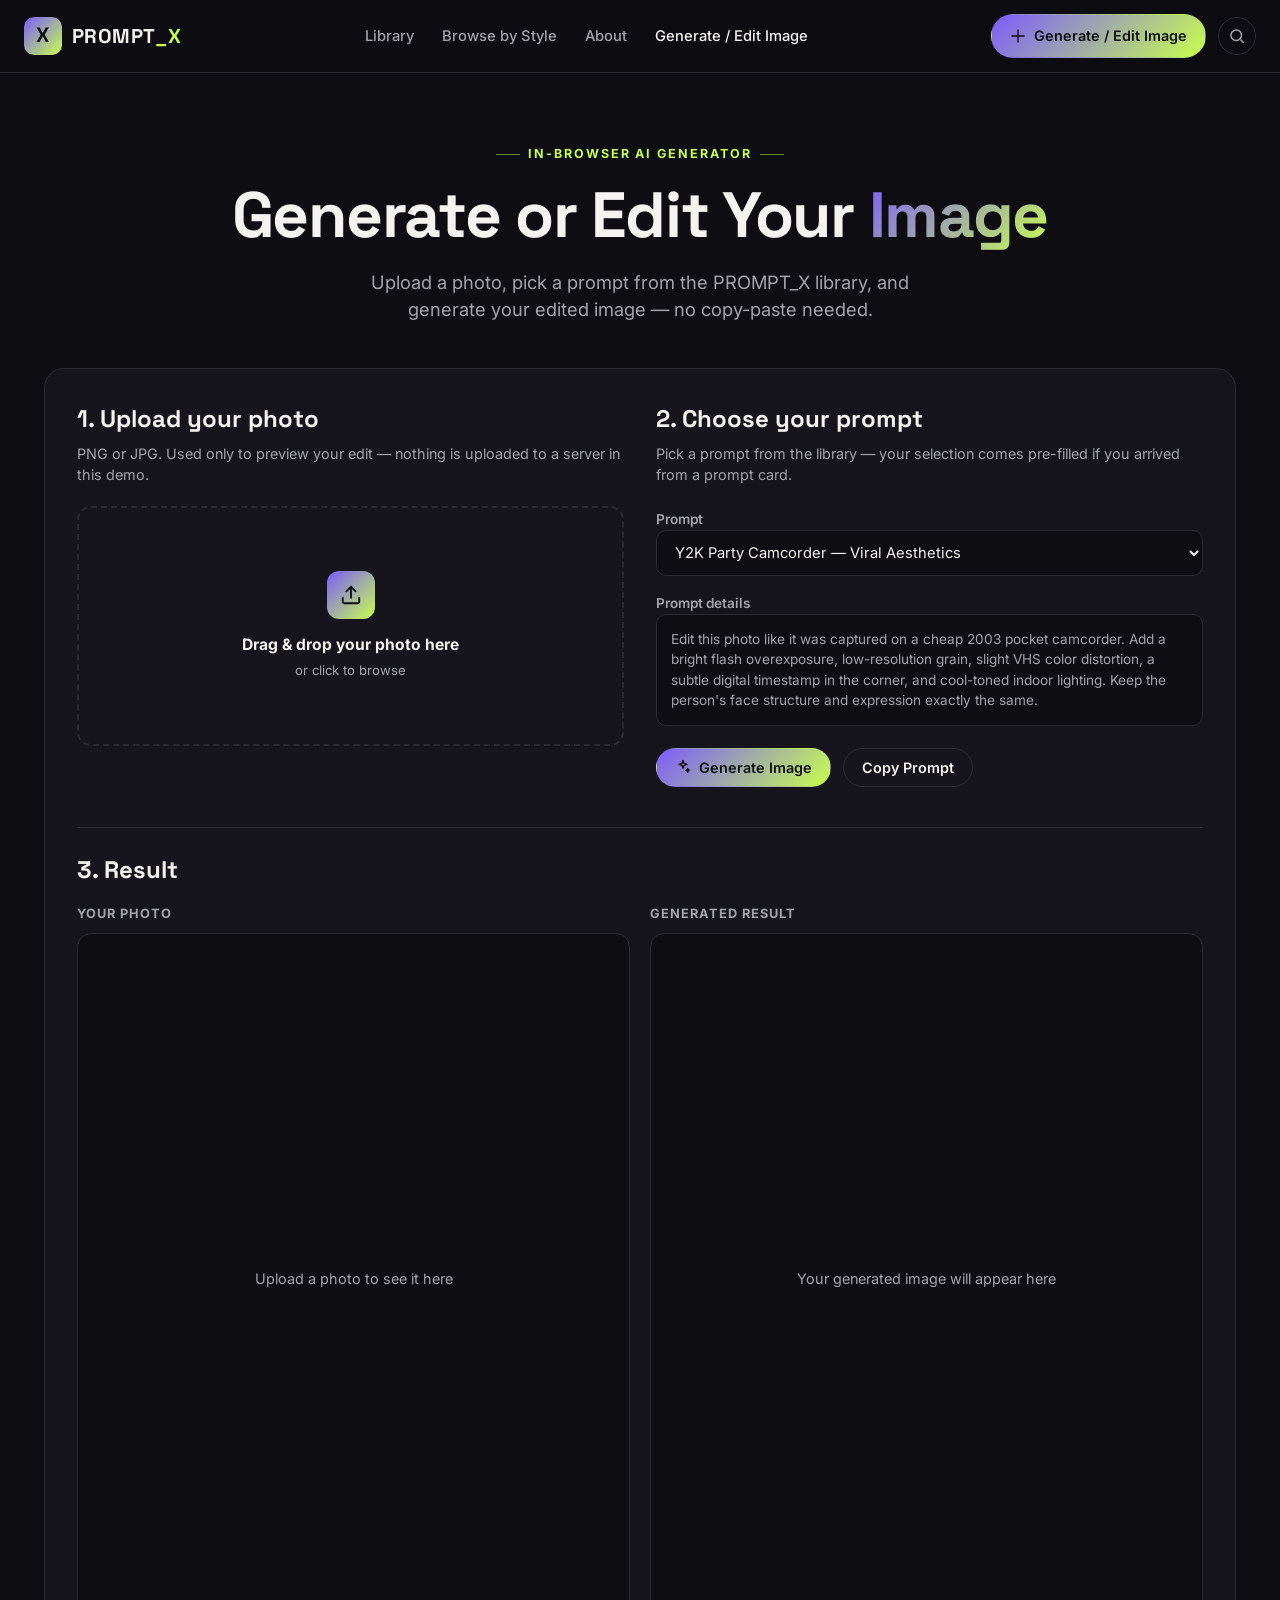
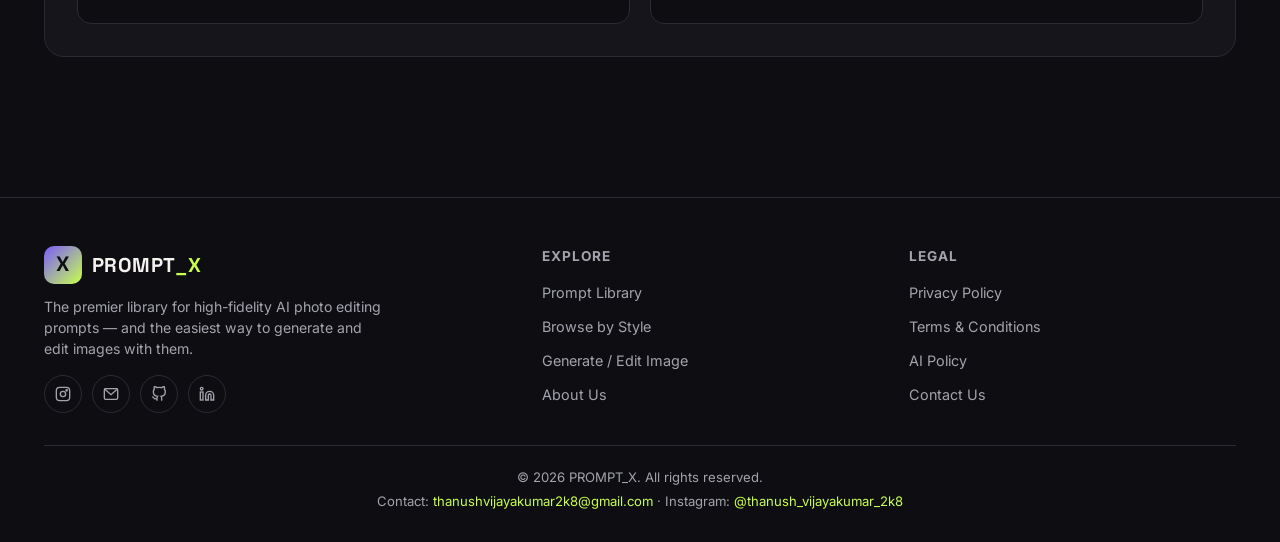
<file: generate.html>
<!DOCTYPE html>
<html lang="en">
<head>
<meta charset="UTF-8">
<meta name="viewport" content="width=device-width, initial-scale=1, viewport-fit=cover">
<title>Generate / Edit Image — PROMPT_X</title>
<meta name="description" content="Upload your photo, choose a PROMPT_X prompt, and generate your edited image instantly.">
<link rel="icon" href="data:image/svg+xml,<svg xmlns=%22http://www.w3.org/2000/svg%22 viewBox=%220 0 100 100%22><rect width=%22100%22 height=%22100%22 rx=%2222%22 fill=%22%237c5cfc%22/><text x=%2250%22 y=%2268%22 font-family=%22Arial,sans-serif%22 font-weight=%22800%22 font-size=%2260%22 fill=%22%23c8ff4d%22 text-anchor=%22middle%22>X</text></svg>">
<link rel="preconnect" href="https://fonts.googleapis.com">
<link rel="preconnect" href="https://fonts.gstatic.com" crossorigin>
<link href="https://fonts.googleapis.com/css2?family=Space+Grotesk:wght@500;700;800&family=Inter:wght@400;500;600;700&display=swap" rel="stylesheet">
<link rel="stylesheet" href="style.css">
</head>
<body>

<header class="site-header">
  <div class="header-inner">
    <a href="index.html" class="logo">
      <span class="logo-mark">X</span>
      <span class="logo-text">PROMPT<span>_X</span></span>
    </a>

    <button class="nav-toggle" id="navToggle" aria-label="Toggle navigation">
      <svg width="24" height="24" viewBox="0 0 24 24" fill="none" stroke="currentColor" stroke-width="2" stroke-linecap="round"><line x1="3" y1="6" x2="21" y2="6"/><line x1="3" y1="12" x2="21" y2="12"/><line x1="3" y1="18" x2="21" y2="18"/></svg>
    </button>

    <nav class="main-nav" id="mainNav">
      <a href="index.html">Library</a>
      <a href="index.html#styles">Browse by Style</a>
      <a href="index.html#about">About</a>
      <a href="generate.html" class="active">Generate / Edit Image</a>
    </nav>

    <div class="header-actions">
      <a href="generate.html" class="btn btn-primary">
        <svg width="16" height="16" viewBox="0 0 24 24" fill="none" stroke="currentColor" stroke-width="2" stroke-linecap="round" stroke-linejoin="round"><path d="M12 3v18M3 12h18"/></svg>
        Generate / Edit Image
      </a>
      <button class="icon-btn" aria-label="Search">
        <svg width="18" height="18" viewBox="0 0 24 24" fill="none" stroke="currentColor" stroke-width="2"><circle cx="11" cy="11" r="7"/><line x1="21" y1="21" x2="16.65" y2="16.65"/></svg>
      </button>
    </div>
  </div>
</header>

<main>
  <section class="hero" style="padding-bottom:16px;">
    <div class="container">
      <div class="eyebrow">In-Browser AI Generator</div>
      <h1>Generate or Edit Your <span class="grad">Image</span></h1>
      <p class="lead">Upload a photo, pick a prompt from the PROMPT_X library, and generate your edited image — no copy-paste needed.</p>
    </div>
  </section>

  <section class="section" style="padding-top:0;">
    <div class="container">
      <div class="generate-panel">
        <div>
          <h2>1. Upload your photo</h2>
          <p class="sub">PNG or JPG. Used only to preview your edit — nothing is uploaded to a server in this demo.</p>

          <label class="upload-box" id="uploadBox">
            <input type="file" id="fileInput" accept="image/*">
            <div class="upload-icon">
              <svg width="22" height="22" viewBox="0 0 24 24" fill="none" stroke="currentColor" stroke-width="2" stroke-linecap="round" stroke-linejoin="round"><path d="M21 15v4a2 2 0 01-2 2H5a2 2 0 01-2-2v-4"/><polyline points="17 8 12 3 7 8"/><line x1="12" y1="3" x2="12" y2="15"/></svg>
            </div>
            <strong>Drag & drop your photo here</strong>
            <span>or click to browse</span>
            <img class="upload-preview" id="uploadPreview" alt="Your uploaded photo">
            <button type="button" class="remove-img" id="removeImg" aria-label="Remove image">
              <svg width="14" height="14" viewBox="0 0 24 24" fill="none" stroke="currentColor" stroke-width="2"><line x1="18" y1="6" x2="6" y2="18"/><line x1="6" y1="6" x2="18" y2="18"/></svg>
            </button>
          </label>
        </div>

        <div>
          <h2>2. Choose your prompt</h2>
          <p class="sub">Pick a prompt from the library — your selection comes pre-filled if you arrived from a prompt card.</p>

          <div class="prompt-selector">
            <div>
              <label for="promptSelect">Prompt</label>
              <select class="select-field" id="promptSelect"></select>
            </div>

            <div>
              <label>Prompt details</label>
              <div class="selected-prompt-preview" id="promptPreview"></div>
            </div>

            <div class="generate-actions">
              <button class="btn btn-primary" id="generateBtn">
                <svg width="16" height="16" viewBox="0 0 24 24" fill="none" stroke="currentColor" stroke-width="2" stroke-linecap="round" stroke-linejoin="round"><path d="M12 2l1.5 4.5L18 8l-4.5 1.5L12 14l-1.5-4.5L6 8l4.5-1.5L12 2z"/><path d="M19 14l.7 2.1L22 17l-2.3.9L19 20l-.7-2.1L16 17l2.3-.9z"/></svg>
                Generate Image
              </button>
              <button class="btn btn-ghost" id="copyPromptBtn">Copy Prompt</button>
            </div>
          </div>
        </div>

        <div class="result-area" style="grid-column:1 / -1;">
          <h2 style="margin-bottom:16px;">3. Result</h2>
          <div class="result-grid">
            <div>
              <div class="result-label">Your Photo</div>
              <div class="result-box" id="sourceBox">
                <div class="placeholder">Upload a photo to see it here</div>
              </div>
            </div>
            <div>
              <div class="result-label">Generated Result</div>
              <div class="result-box" id="resultBox">
                <div class="placeholder">Your generated image will appear here</div>
              </div>
            </div>
          </div>
        </div>
      </div>
    </div>
  </section>
</main>

<footer class="site-footer">
  <div class="container">
    <div class="footer-grid">
      <div class="footer-brand">
        <a href="index.html" class="logo">
          <span class="logo-mark">X</span>
          <span class="logo-text">PROMPT<span>_X</span></span>
        </a>
        <p>The premier library for high-fidelity AI photo editing prompts — and the easiest way to generate and edit images with them.</p>
        <div class="social-row">
          <a class="icon-btn" href="https://www.instagram.com/thanush_vijayakumar_2k8" target="_blank" rel="noopener" aria-label="Instagram">
            <svg width="16" height="16" viewBox="0 0 24 24" fill="none" stroke="currentColor" stroke-width="2"><rect x="2" y="2" width="20" height="20" rx="5"/><circle cx="12" cy="12" r="4"/><circle cx="17.5" cy="6.5" r="1"/></svg>
          </a>
          <a class="icon-btn" href="mailto:thanushvijayakumar2k8@gmail.com" aria-label="Gmail">
            <svg width="16" height="16" viewBox="0 0 24 24" fill="none" stroke="currentColor" stroke-width="2"><rect x="2" y="4" width="20" height="16" rx="2"/><polyline points="2,4 12,13 22,4"/></svg>
          </a>
          <a class="icon-btn" href="https://github.com/thanush-2008" target="_blank" rel="noopener" aria-label="GitHub">
            <svg width="16" height="16" viewBox="0 0 24 24" fill="none" stroke="currentColor" stroke-width="2"><path d="M9 19c-5 1.5-5-2.5-7-3m14 6v-3.87a3.37 3.37 0 00-.94-2.61c3.14-.35 6.44-1.54 6.44-7A5.44 5.44 0 0020 4.77 5.07 5.07 0 0019.91 1S18.73.65 16 2.48a13.38 13.38 0 00-7 0C6.27.65 5.09 1 5.09 1A5.07 5.07 0 005 4.77a5.44 5.44 0 00-1.5 3.78c0 5.42 3.3 6.61 6.44 7A3.37 3.37 0 009 18.13V22"/></svg>
          </a>
          <a class="icon-btn" href="https://www.linkedin.com/in/thanush-vijayakumar2k/" target="_blank" rel="noopener" aria-label="LinkedIn">
            <svg width="16" height="16" viewBox="0 0 24 24" fill="none" stroke="currentColor" stroke-width="2"><path d="M16 8a6 6 0 016 6v7h-4v-7a2 2 0 00-2-2 2 2 0 00-2 2v7h-4v-7a6 6 0 016-6z"/><rect x="2" y="9" width="4" height="12"/><circle cx="4" cy="4" r="2"/></svg>
          </a>
        </div>
      </div>

      <div class="footer-col">
        <h4>Explore</h4>
        <ul>
          <li><a href="index.html">Prompt Library</a></li>
          <li><a href="index.html#styles">Browse by Style</a></li>
          <li><a href="generate.html">Generate / Edit Image</a></li>
          <li><a href="index.html#about">About Us</a></li>
        </ul>
      </div>

      <div class="footer-col">
        <h4>Legal</h4>
        <ul>
          <li><a href="#">Privacy Policy</a></li>
          <li><a href="#">Terms & Conditions</a></li>
          <li><a href="#">AI Policy</a></li>
          <li><a href="#">Contact Us</a></li>
        </ul>
      </div>
    </div>

    <div class="footer-bottom">
      © 2026 PROMPT_X. All rights reserved.<br>
      Contact: <a href="mailto:thanushvijayakumar2k8@gmail.com">thanushvijayakumar2k8@gmail.com</a> ·
      Instagram: <a href="https://www.instagram.com/thanush_vijayakumar_2k8" target="_blank" rel="noopener">@thanush_vijayakumar_2k8</a>
    </div>
  </div>
</footer>

<script src="prompts.js"></script>
<script src="generate.js"></script>
</body>
</html>
</file>
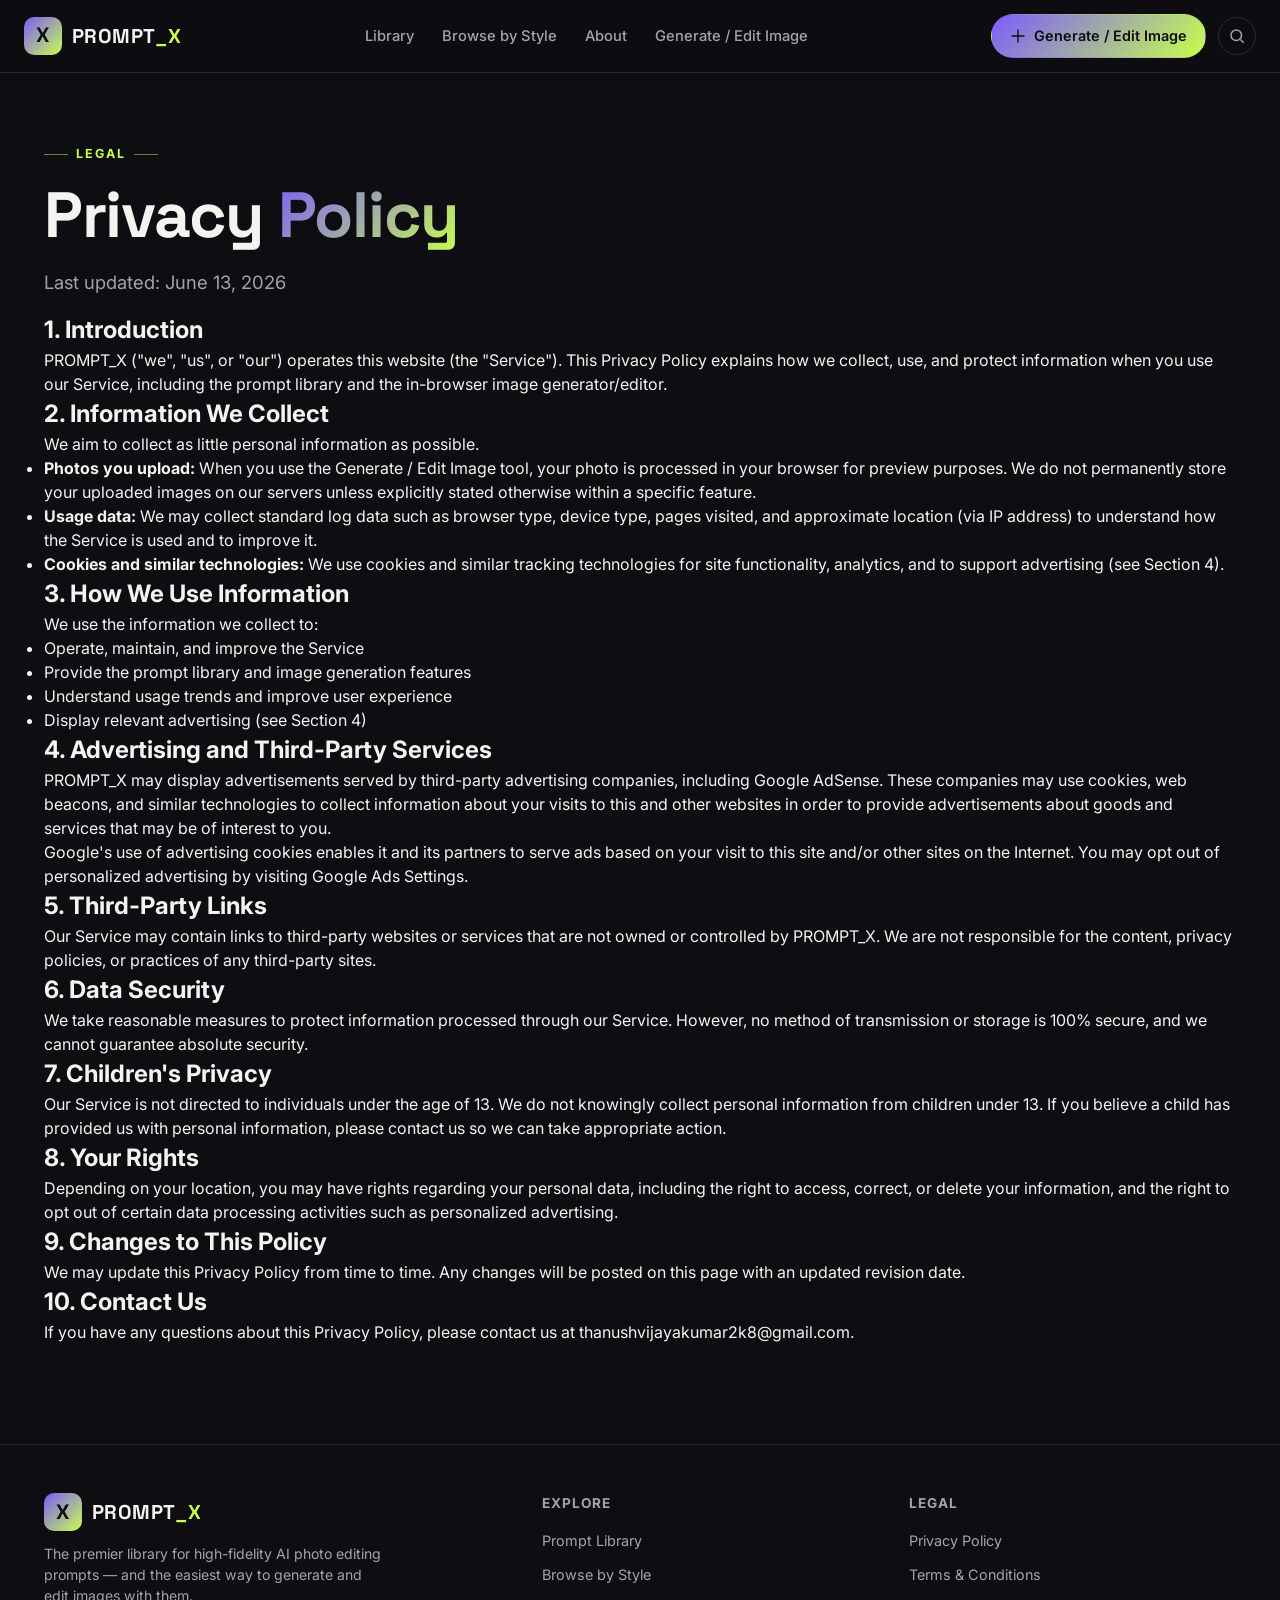
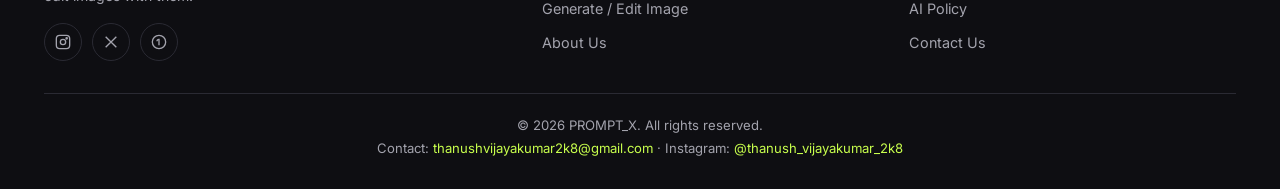
<file: privacy-policy.html>
<!DOCTYPE html>
<html lang="en">
<head>
<meta charset="UTF-8">
<meta name="viewport" content="width=device-width, initial-scale=1, viewport-fit=cover">
<title>Privacy Policy — PROMPT_X</title>
<meta name="description" content="Privacy Policy for PROMPT_X — how we handle your data, cookies, and ads.">
<link rel="icon" href="data:image/svg+xml,<svg xmlns=%22http://www.w3.org/2000/svg%22 viewBox=%220 0 100 100%22><rect width=%22100%22 height=%22100%22 rx=%2222%22 fill=%22%237c5cfc%22/><text x=%2250%22 y=%2268%22 font-family=%22Arial,sans-serif%22 font-weight=%22800%22 font-size=%2260%22 fill=%22%23c8ff4d%22 text-anchor=%22middle%22>X</text></svg>">
<link rel="preconnect" href="https://fonts.googleapis.com">
<link rel="preconnect" href="https://fonts.gstatic.com" crossorigin>
<link href="https://fonts.googleapis.com/css2?family=Space+Grotesk:wght@500;700;800&family=Inter:wght@400;500;600;700&display=swap" rel="stylesheet">
<link rel="stylesheet" href="style.css">
</head>
<body>

<header class="site-header">
  <div class="header-inner">
    <a href="index.html" class="logo">
      <span class="logo-mark">X</span>
      <span class="logo-text">PROMPT<span>_X</span></span>
    </a>

    <button class="nav-toggle" id="navToggle" aria-label="Toggle navigation">
      <svg width="24" height="24" viewBox="0 0 24 24" fill="none" stroke="currentColor" stroke-width="2" stroke-linecap="round"><line x1="3" y1="6" x2="21" y2="6"/><line x1="3" y1="12" x2="21" y2="12"/><line x1="3" y1="18" x2="21" y2="18"/></svg>
    </button>

    <nav class="main-nav" id="mainNav">
      <a href="index.html">Library</a>
      <a href="index.html#styles">Browse by Style</a>
      <a href="index.html#about">About</a>
      <a href="generate.html">Generate / Edit Image</a>
    </nav>

    <div class="header-actions">
      <a href="generate.html" class="btn btn-primary">
        <svg width="16" height="16" viewBox="0 0 24 24" fill="none" stroke="currentColor" stroke-width="2" stroke-linecap="round" stroke-linejoin="round"><path d="M12 3v18M3 12h18"/></svg>
        Generate / Edit Image
      </a>
      <button class="icon-btn" aria-label="Search">
        <svg width="18" height="18" viewBox="0 0 24 24" fill="none" stroke="currentColor" stroke-width="2"><circle cx="11" cy="11" r="7"/><line x1="21" y1="21" x2="16.65" y2="16.65"/></svg>
      </button>
    </div>
  </div>
</header>

<main>
  <section class="hero" style="padding-bottom:16px; text-align:left;">
    <div class="container">
      <div class="eyebrow">Legal</div>
      <h1>Privacy <span class="grad">Policy</span></h1>
      <p class="lead" style="margin:0;">Last updated: June 13, 2026</p>
    </div>
  </section>

  <section class="section" style="padding-top:0;">
    <div class="container">
      <div class="legal-content">

        <h2>1. Introduction</h2>
        <p>PROMPT_X ("we", "us", or "our") operates this website (the "Service"). This Privacy Policy explains how we collect, use, and protect information when you use our Service, including the prompt library and the in-browser image generator/editor.</p>

        <h2>2. Information We Collect</h2>
        <p>We aim to collect as little personal information as possible.</p>
        <ul>
          <li><strong>Photos you upload:</strong> When you use the Generate / Edit Image tool, your photo is processed in your browser for preview purposes. We do not permanently store your uploaded images on our servers unless explicitly stated otherwise within a specific feature.</li>
          <li><strong>Usage data:</strong> We may collect standard log data such as browser type, device type, pages visited, and approximate location (via IP address) to understand how the Service is used and to improve it.</li>
          <li><strong>Cookies and similar technologies:</strong> We use cookies and similar tracking technologies for site functionality, analytics, and to support advertising (see Section 4).</li>
        </ul>

        <h2>3. How We Use Information</h2>
        <p>We use the information we collect to:</p>
        <ul>
          <li>Operate, maintain, and improve the Service</li>
          <li>Provide the prompt library and image generation features</li>
          <li>Understand usage trends and improve user experience</li>
          <li>Display relevant advertising (see Section 4)</li>
        </ul>

        <h2>4. Advertising and Third-Party Services</h2>
        <p>PROMPT_X may display advertisements served by third-party advertising companies, including Google AdSense. These companies may use cookies, web beacons, and similar technologies to collect information about your visits to this and other websites in order to provide advertisements about goods and services that may be of interest to you.</p>
        <p>Google's use of advertising cookies enables it and its partners to serve ads based on your visit to this site and/or other sites on the Internet. You may opt out of personalized advertising by visiting <a href="https://adssettings.google.com" target="_blank" rel="noopener">Google Ads Settings</a>.</p>

        <h2>5. Third-Party Links</h2>
        <p>Our Service may contain links to third-party websites or services that are not owned or controlled by PROMPT_X. We are not responsible for the content, privacy policies, or practices of any third-party sites.</p>

        <h2>6. Data Security</h2>
        <p>We take reasonable measures to protect information processed through our Service. However, no method of transmission or storage is 100% secure, and we cannot guarantee absolute security.</p>

        <h2>7. Children's Privacy</h2>
        <p>Our Service is not directed to individuals under the age of 13. We do not knowingly collect personal information from children under 13. If you believe a child has provided us with personal information, please contact us so we can take appropriate action.</p>

        <h2>8. Your Rights</h2>
        <p>Depending on your location, you may have rights regarding your personal data, including the right to access, correct, or delete your information, and the right to opt out of certain data processing activities such as personalized advertising.</p>

        <h2>9. Changes to This Policy</h2>
        <p>We may update this Privacy Policy from time to time. Any changes will be posted on this page with an updated revision date.</p>

        <h2>10. Contact Us</h2>
        <p>If you have any questions about this Privacy Policy, please contact us at <a href="mailto:thanushvijayakumar2k8@gmail.com">thanushvijayakumar2k8@gmail.com</a>.</p>

      </div>
    </div>
  </section>
</main>

<footer class="site-footer">
  <div class="container">
    <div class="footer-grid">
      <div class="footer-brand">
        <a href="index.html" class="logo">
          <span class="logo-mark">X</span>
          <span class="logo-text">PROMPT<span>_X</span></span>
        </a>
        <p>The premier library for high-fidelity AI photo editing prompts — and the easiest way to generate and edit images with them.</p>
        <div class="social-row">
          <a class="icon-btn" href="#" aria-label="Instagram">
            <svg width="16" height="16" viewBox="0 0 24 24" fill="none" stroke="currentColor" stroke-width="2"><rect x="2" y="2" width="20" height="20" rx="5"/><circle cx="12" cy="12" r="4"/><circle cx="17.5" cy="6.5" r="1"/></svg>
          </a>
          <a class="icon-btn" href="#" aria-label="X / Twitter">
            <svg width="16" height="16" viewBox="0 0 24 24" fill="none" stroke="currentColor" stroke-width="2"><path d="M4 4l16 16M20 4L4 20"/></svg>
          </a>
          <a class="icon-btn" href="#" aria-label="Pinterest">
            <svg width="16" height="16" viewBox="0 0 24 24" fill="none" stroke="currentColor" stroke-width="2"><circle cx="12" cy="12" r="10"/><path d="M12 7v10M9 11c0-1.5 1.5-3 3-3"/></svg>
          </a>
        </div>
      </div>

      <div class="footer-col">
        <h4>Explore</h4>
        <ul>
          <li><a href="index.html">Prompt Library</a></li>
          <li><a href="index.html#styles">Browse by Style</a></li>
          <li><a href="generate.html">Generate / Edit Image</a></li>
          <li><a href="index.html#about">About Us</a></li>
        </ul>
      </div>

      <div class="footer-col">
        <h4>Legal</h4>
        <ul>
          <li><a href="privacy-policy.html">Privacy Policy</a></li>
          <li><a href="terms-and-conditions.html">Terms & Conditions</a></li>
          <li><a href="ai-policy.html">AI Policy</a></li>
          <li><a href="contact.html">Contact Us</a></li>
        </ul>
      </div>
    </div>

    <div class="footer-bottom">
      © 2026 PROMPT_X. All rights reserved.<br>
      Contact: <a href="mailto:thanushvijayakumar2k8@gmail.com">thanushvijayakumar2k8@gmail.com</a> ·
      Instagram: <a href="https://www.instagram.com/thanush_vijayakumar_2k8" target="_blank" rel="noopener">@thanush_vijayakumar_2k8</a>
    </div>
  </div>
</footer>

<script src="script.js"></script>
</body>
</html>
</file>
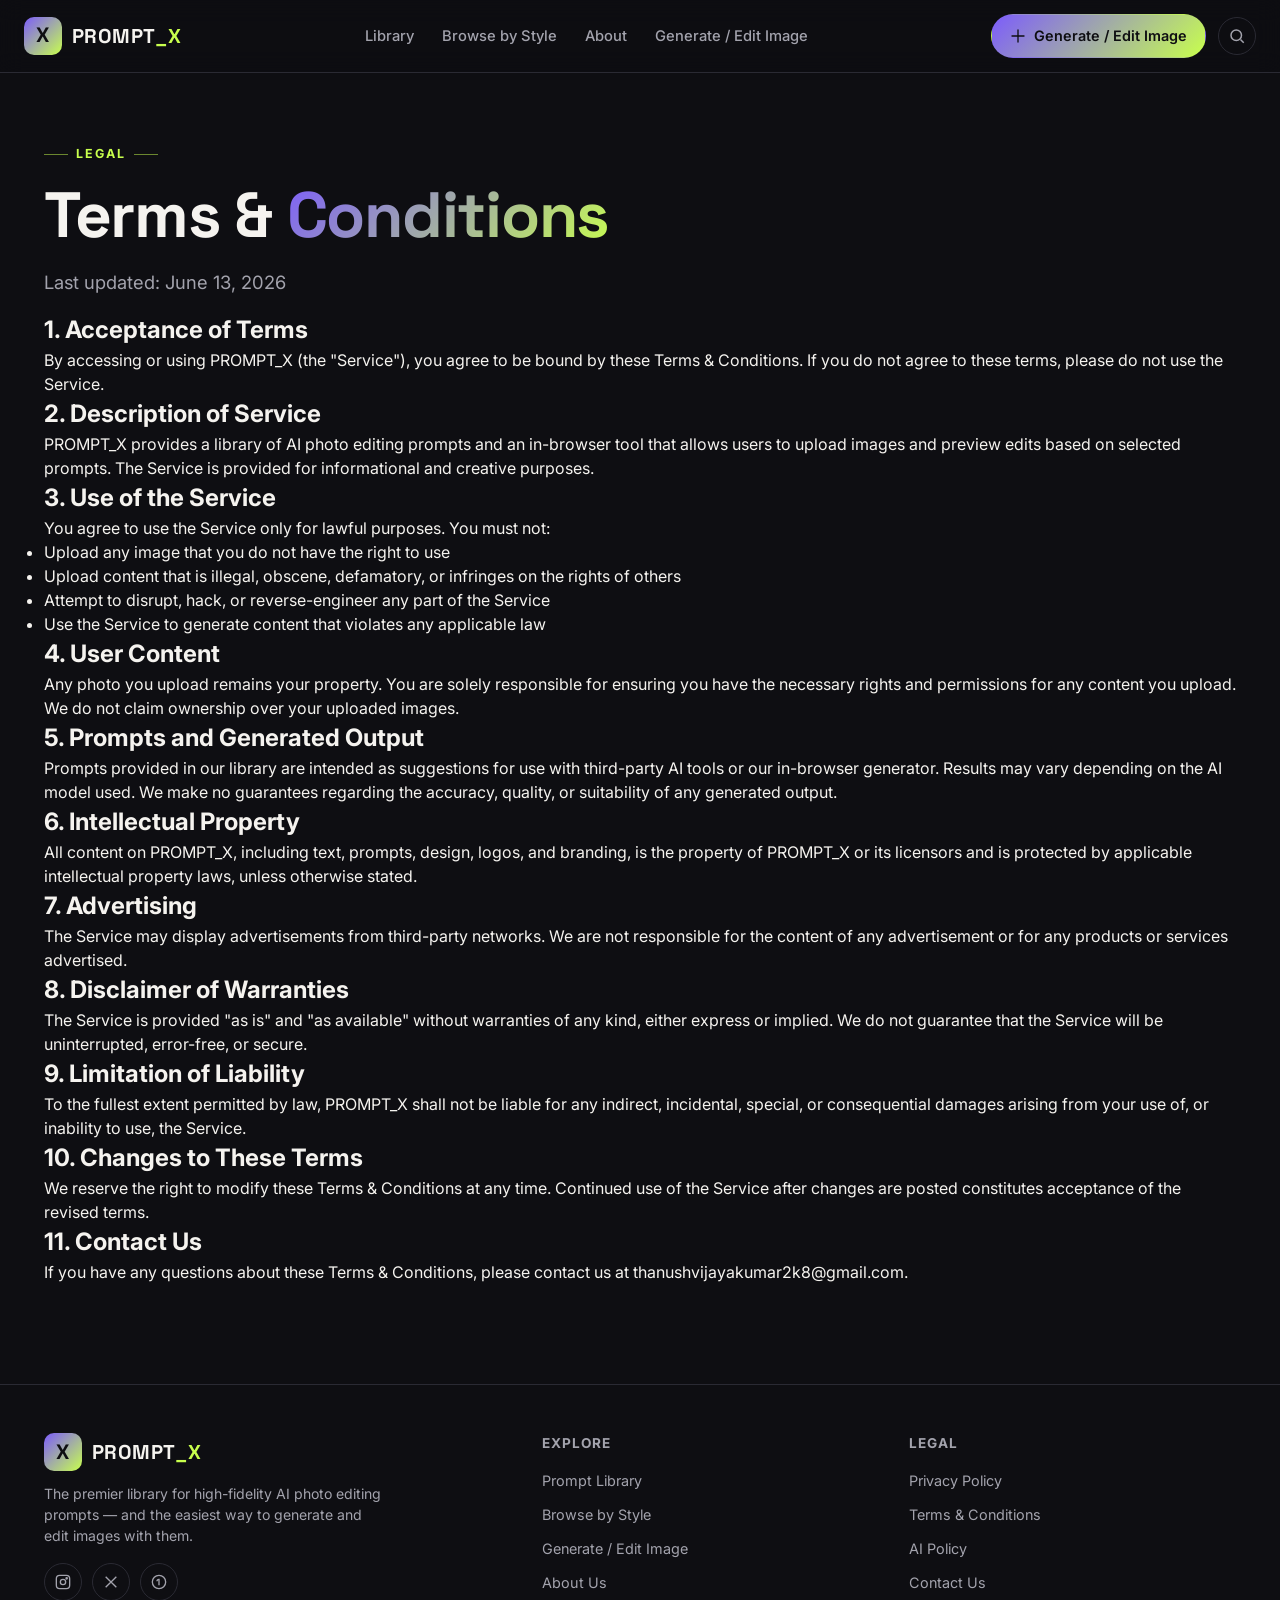
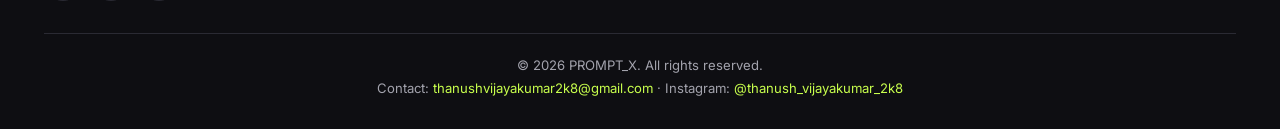
<file: terms-and-conditions.html>
<!DOCTYPE html>
<html lang="en">
<head>
<meta charset="UTF-8">
<meta name="viewport" content="width=device-width, initial-scale=1, viewport-fit=cover">
<title>Terms & Conditions — PROMPT_X</title>
<meta name="description" content="Terms and Conditions for using PROMPT_X.">
<link rel="icon" href="data:image/svg+xml,<svg xmlns=%22http://www.w3.org/2000/svg%22 viewBox=%220 0 100 100%22><rect width=%22100%22 height=%22100%22 rx=%2222%22 fill=%22%237c5cfc%22/><text x=%2250%22 y=%2268%22 font-family=%22Arial,sans-serif%22 font-weight=%22800%22 font-size=%2260%22 fill=%22%23c8ff4d%22 text-anchor=%22middle%22>X</text></svg>">
<link rel="preconnect" href="https://fonts.googleapis.com">
<link rel="preconnect" href="https://fonts.gstatic.com" crossorigin>
<link href="https://fonts.googleapis.com/css2?family=Space+Grotesk:wght@500;700;800&family=Inter:wght@400;500;600;700&display=swap" rel="stylesheet">
<link rel="stylesheet" href="style.css">
</head>
<body>

<header class="site-header">
  <div class="header-inner">
    <a href="index.html" class="logo">
      <span class="logo-mark">X</span>
      <span class="logo-text">PROMPT<span>_X</span></span>
    </a>

    <button class="nav-toggle" id="navToggle" aria-label="Toggle navigation">
      <svg width="24" height="24" viewBox="0 0 24 24" fill="none" stroke="currentColor" stroke-width="2" stroke-linecap="round"><line x1="3" y1="6" x2="21" y2="6"/><line x1="3" y1="12" x2="21" y2="12"/><line x1="3" y1="18" x2="21" y2="18"/></svg>
    </button>

    <nav class="main-nav" id="mainNav">
      <a href="index.html">Library</a>
      <a href="index.html#styles">Browse by Style</a>
      <a href="index.html#about">About</a>
      <a href="generate.html">Generate / Edit Image</a>
    </nav>

    <div class="header-actions">
      <a href="generate.html" class="btn btn-primary">
        <svg width="16" height="16" viewBox="0 0 24 24" fill="none" stroke="currentColor" stroke-width="2" stroke-linecap="round" stroke-linejoin="round"><path d="M12 3v18M3 12h18"/></svg>
        Generate / Edit Image
      </a>
      <button class="icon-btn" aria-label="Search">
        <svg width="18" height="18" viewBox="0 0 24 24" fill="none" stroke="currentColor" stroke-width="2"><circle cx="11" cy="11" r="7"/><line x1="21" y1="21" x2="16.65" y2="16.65"/></svg>
      </button>
    </div>
  </div>
</header>

<main>
  <section class="hero" style="padding-bottom:16px; text-align:left;">
    <div class="container">
      <div class="eyebrow">Legal</div>
      <h1>Terms & <span class="grad">Conditions</span></h1>
      <p class="lead" style="margin:0;">Last updated: June 13, 2026</p>
    </div>
  </section>

  <section class="section" style="padding-top:0;">
    <div class="container">
      <div class="legal-content">

        <h2>1. Acceptance of Terms</h2>
        <p>By accessing or using PROMPT_X (the "Service"), you agree to be bound by these Terms & Conditions. If you do not agree to these terms, please do not use the Service.</p>

        <h2>2. Description of Service</h2>
        <p>PROMPT_X provides a library of AI photo editing prompts and an in-browser tool that allows users to upload images and preview edits based on selected prompts. The Service is provided for informational and creative purposes.</p>

        <h2>3. Use of the Service</h2>
        <p>You agree to use the Service only for lawful purposes. You must not:</p>
        <ul>
          <li>Upload any image that you do not have the right to use</li>
          <li>Upload content that is illegal, obscene, defamatory, or infringes on the rights of others</li>
          <li>Attempt to disrupt, hack, or reverse-engineer any part of the Service</li>
          <li>Use the Service to generate content that violates any applicable law</li>
        </ul>

        <h2>4. User Content</h2>
        <p>Any photo you upload remains your property. You are solely responsible for ensuring you have the necessary rights and permissions for any content you upload. We do not claim ownership over your uploaded images.</p>

        <h2>5. Prompts and Generated Output</h2>
        <p>Prompts provided in our library are intended as suggestions for use with third-party AI tools or our in-browser generator. Results may vary depending on the AI model used. We make no guarantees regarding the accuracy, quality, or suitability of any generated output.</p>

        <h2>6. Intellectual Property</h2>
        <p>All content on PROMPT_X, including text, prompts, design, logos, and branding, is the property of PROMPT_X or its licensors and is protected by applicable intellectual property laws, unless otherwise stated.</p>

        <h2>7. Advertising</h2>
        <p>The Service may display advertisements from third-party networks. We are not responsible for the content of any advertisement or for any products or services advertised.</p>

        <h2>8. Disclaimer of Warranties</h2>
        <p>The Service is provided "as is" and "as available" without warranties of any kind, either express or implied. We do not guarantee that the Service will be uninterrupted, error-free, or secure.</p>

        <h2>9. Limitation of Liability</h2>
        <p>To the fullest extent permitted by law, PROMPT_X shall not be liable for any indirect, incidental, special, or consequential damages arising from your use of, or inability to use, the Service.</p>

        <h2>10. Changes to These Terms</h2>
        <p>We reserve the right to modify these Terms & Conditions at any time. Continued use of the Service after changes are posted constitutes acceptance of the revised terms.</p>

        <h2>11. Contact Us</h2>
        <p>If you have any questions about these Terms & Conditions, please contact us at <a href="mailto:thanushvijayakumar2k8@gmail.com">thanushvijayakumar2k8@gmail.com</a>.</p>

      </div>
    </div>
  </section>
</main>

<footer class="site-footer">
  <div class="container">
    <div class="footer-grid">
      <div class="footer-brand">
        <a href="index.html" class="logo">
          <span class="logo-mark">X</span>
          <span class="logo-text">PROMPT<span>_X</span></span>
        </a>
        <p>The premier library for high-fidelity AI photo editing prompts — and the easiest way to generate and edit images with them.</p>
        <div class="social-row">
          <a class="icon-btn" href="#" aria-label="Instagram">
            <svg width="16" height="16" viewBox="0 0 24 24" fill="none" stroke="currentColor" stroke-width="2"><rect x="2" y="2" width="20" height="20" rx="5"/><circle cx="12" cy="12" r="4"/><circle cx="17.5" cy="6.5" r="1"/></svg>
          </a>
          <a class="icon-btn" href="#" aria-label="X / Twitter">
            <svg width="16" height="16" viewBox="0 0 24 24" fill="none" stroke="currentColor" stroke-width="2"><path d="M4 4l16 16M20 4L4 20"/></svg>
          </a>
          <a class="icon-btn" href="#" aria-label="Pinterest">
            <svg width="16" height="16" viewBox="0 0 24 24" fill="none" stroke="currentColor" stroke-width="2"><circle cx="12" cy="12" r="10"/><path d="M12 7v10M9 11c0-1.5 1.5-3 3-3"/></svg>
          </a>
        </div>
      </div>

      <div class="footer-col">
        <h4>Explore</h4>
        <ul>
          <li><a href="index.html">Prompt Library</a></li>
          <li><a href="index.html#styles">Browse by Style</a></li>
          <li><a href="generate.html">Generate / Edit Image</a></li>
          <li><a href="index.html#about">About Us</a></li>
        </ul>
      </div>

      <div class="footer-col">
        <h4>Legal</h4>
        <ul>
          <li><a href="privacy-policy.html">Privacy Policy</a></li>
          <li><a href="terms-and-conditions.html">Terms & Conditions</a></li>
          <li><a href="ai-policy.html">AI Policy</a></li>
          <li><a href="contact.html">Contact Us</a></li>
        </ul>
      </div>
    </div>

    <div class="footer-bottom">
      © 2026 PROMPT_X. All rights reserved.<br>
      Contact: <a href="mailto:thanushvijayakumar2k8@gmail.com">thanushvijayakumar2k8@gmail.com</a> ·
      Instagram: <a href="https://www.instagram.com/thanush_vijayakumar_2k8" target="_blank" rel="noopener">@thanush_vijayakumar_2k8</a>
    </div>
  </div>
</footer>

<script src="script.js"></script>
</body>
</html>
</file>
<file: style.css>
:root{
  --bg:#0e0e12;
  --bg-soft:#15151b;
  --card:#1b1b22;
  --card-border:#2a2a33;
  --text:#f5f3ef;
  --text-dim:#a3a3ad;
  --accent:#7c5cfc;
  --accent-2:#c8ff4d;
  --accent-grad: linear-gradient(135deg, #7c5cfc 0%, #c8ff4d 100%);
  --radius:14px;
  --maxw:1240px;
  --font-display:"Space Grotesk", "Inter", sans-serif;
  --font-body:"Inter", sans-serif;
}

*{box-sizing:border-box; margin:0; padding:0;}

html{scroll-behavior:smooth;}

body{
  background:var(--bg);
  color:var(--text);
  font-family:var(--font-body);
  line-height:1.5;
  -webkit-font-smoothing:antialiased;
}

a{color:inherit; text-decoration:none;}

img{display:block; max-width:100%;}

.container{
  max-width:var(--maxw);
  margin:0 auto;
  padding:0 24px;
}

/* ============ HEADER ============ */
.site-header{
  position:sticky;
  top:0;
  z-index:50;
  background:rgba(14,14,18,0.85);
  backdrop-filter:blur(12px);
  border-bottom:1px solid var(--card-border);
}

.header-inner{
  display:flex;
  align-items:center;
  justify-content:space-between;
  padding:14px 24px;
  gap:24px;
}

.logo{
  display:flex;
  align-items:center;
  gap:10px;
  font-family:var(--font-display);
  font-weight:700;
  font-size:1.25rem;
  letter-spacing:0.02em;
}

.logo-mark{
  width:38px;
  height:38px;
  border-radius:10px;
  background:var(--accent-grad);
  display:flex;
  align-items:center;
  justify-content:center;
  font-family:var(--font-display);
  font-weight:800;
  font-size:1.3rem;
  color:#0e0e12;
  flex-shrink:0;
}

.logo-text span{color:var(--accent-2);}

.main-nav{
  display:flex;
  align-items:center;
  gap:28px;
  font-size:0.92rem;
  font-weight:500;
  color:var(--text-dim);
}

.main-nav a{transition:color .15s ease;}
.main-nav a:hover, .main-nav a.active{color:var(--text);}

.header-actions{
  display:flex;
  align-items:center;
  gap:12px;
}

.btn{
  display:inline-flex;
  align-items:center;
  justify-content:center;
  gap:8px;
  padding:10px 18px;
  border-radius:999px;
  font-size:0.9rem;
  font-weight:600;
  font-family:var(--font-body);
  cursor:pointer;
  border:1px solid transparent;
  transition:transform .12s ease, opacity .15s ease, background .15s ease;
  white-space:nowrap;
}

.btn:active{transform:scale(0.97);}

.btn-primary{
  background:var(--accent-grad);
  color:#0e0e12;
}
.btn-primary:hover{opacity:0.92;}

.btn-ghost{
  background:transparent;
  border:1px solid var(--card-border);
  color:var(--text);
}
.btn-ghost:hover{border-color:var(--accent);}

.icon-btn{
  width:38px;
  height:38px;
  border-radius:50%;
  display:flex;
  align-items:center;
  justify-content:center;
  border:1px solid var(--card-border);
  background:transparent;
  color:var(--text-dim);
  cursor:pointer;
  transition:border-color .15s ease, color .15s ease;
}
.icon-btn:hover{border-color:var(--accent); color:var(--text);}

.nav-toggle{
  display:none;
  background:none;
  border:none;
  color:var(--text);
  cursor:pointer;
}

/* ============ HERO ============ */
.hero{
  padding:64px 0 40px;
  text-align:center;
}

.eyebrow{
  display:inline-flex;
  align-items:center;
  gap:8px;
  font-size:0.78rem;
  font-weight:700;
  letter-spacing:0.16em;
  text-transform:uppercase;
  color:var(--accent-2);
  margin-bottom:18px;
}

.eyebrow::before, .eyebrow::after{
  content:"";
  display:block;
  width:24px;
  height:1px;
  background:var(--accent-2);
  opacity:0.5;
}

.hero h1{
  font-family:var(--font-display);
  font-size:clamp(2.2rem, 6vw, 4rem);
  font-weight:700;
  line-height:1.08;
  letter-spacing:-0.02em;
  margin-bottom:18px;
}

.hero h1 .grad{
  background:var(--accent-grad);
  -webkit-background-clip:text;
  background-clip:text;
  color:transparent;
}

.hero p.lead{
  color:var(--text-dim);
  font-size:clamp(1rem, 2vw, 1.15rem);
  max-width:580px;
  margin:0 auto 28px;
}

.hero-links{
  display:flex;
  flex-wrap:wrap;
  justify-content:center;
  align-items:center;
  gap:10px;
  font-size:0.9rem;
  color:var(--text-dim);
}

.hero-links .label{font-weight:600; color:var(--text);}

.hero-links a{
  padding:6px 14px;
  border-radius:999px;
  border:1px solid var(--card-border);
  transition:border-color .15s ease, color .15s ease;
}
.hero-links a:hover{border-color:var(--accent-2); color:var(--accent-2);}

/* ============ TABS / SECTION HEADERS ============ */
.section{
  padding:40px 0;
}

.section-head{
  display:flex;
  align-items:center;
  justify-content:space-between;
  flex-wrap:wrap;
  gap:16px;
  margin-bottom:24px;
}

.section-head h2{
  font-family:var(--font-display);
  font-size:1.6rem;
  font-weight:700;
}

.tabs{
  display:flex;
  gap:8px;
  background:var(--bg-soft);
  border:1px solid var(--card-border);
  border-radius:999px;
  padding:4px;
}

.tab{
  padding:8px 18px;
  border-radius:999px;
  font-size:0.85rem;
  font-weight:600;
  color:var(--text-dim);
  cursor:pointer;
  border:none;
  background:transparent;
  transition:background .15s ease, color .15s ease;
}

.tab.active{
  background:var(--accent-grad);
  color:#0e0e12;
}

/* ============ PROMPT GRID ============ */
.grid{
  display:grid;
  grid-template-columns:repeat(4, 1fr);
  gap:20px;
}

.card{
  background:var(--card);
  border:1px solid var(--card-border);
  border-radius:var(--radius);
  overflow:hidden;
  display:flex;
  flex-direction:column;
  transition:transform .18s ease, border-color .18s ease;
}

.card:hover{
  transform:translateY(-4px);
  border-color:var(--accent);
}

.card-media{
  position:relative;
  aspect-ratio:4/5;
  overflow:hidden;
  background:var(--bg-soft);
}

.card-media img{
  width:100%;
  height:100%;
  object-fit:cover;
}

.card-badge{
  position:absolute;
  top:10px;
  left:10px;
  background:rgba(14,14,18,0.7);
  backdrop-filter:blur(4px);
  border:1px solid rgba(255,255,255,0.08);
  font-size:0.72rem;
  font-weight:600;
  padding:4px 10px;
  border-radius:999px;
  color:var(--accent-2);
}

.card-likes{
  position:absolute;
  top:10px;
  right:10px;
  background:rgba(14,14,18,0.7);
  backdrop-filter:blur(4px);
  font-size:0.72rem;
  font-weight:600;
  padding:4px 10px;
  border-radius:999px;
  display:flex;
  align-items:center;
  gap:4px;
}

.card-body{
  padding:14px 16px 16px;
  display:flex;
  flex-direction:column;
  gap:10px;
  flex:1;
}

.card-title{
  font-family:var(--font-display);
  font-size:1.02rem;
  font-weight:700;
}

.card-snippet{
  font-size:0.85rem;
  color:var(--text-dim);
  display:-webkit-box;
  -webkit-line-clamp:3;
  -webkit-box-orient:vertical;
  overflow:hidden;
}

.card-footer{
  display:flex;
  align-items:center;
  justify-content:space-between;
  margin-top:auto;
}

.card-author{
  font-size:0.78rem;
  color:var(--text-dim);
}

.copy-btn{
  display:flex;
  align-items:center;
  gap:6px;
  font-size:0.8rem;
  font-weight:600;
  padding:7px 14px;
  border-radius:999px;
  border:1px solid var(--card-border);
  background:transparent;
  color:var(--text);
  cursor:pointer;
  transition:background .15s ease, border-color .15s ease, color .15s ease;
}

.copy-btn:hover{border-color:var(--accent-2); color:var(--accent-2);}

.copy-btn.copied{
  background:var(--accent-2);
  color:#0e0e12;
  border-color:var(--accent-2);
}

.card-link{
  cursor:pointer;
}

/* ============ LOAD MORE ============ */
.load-more-wrap{
  display:flex;
  justify-content:center;
  margin-top:32px;
}

/* ============ STYLE PILLS ============ */
.style-grid{
  display:grid;
  grid-template-columns:repeat(5, 1fr);
  gap:14px;
}

.style-pill{
  background:var(--card);
  border:1px solid var(--card-border);
  border-radius:var(--radius);
  padding:18px;
  display:flex;
  flex-direction:column;
  gap:6px;
  cursor:pointer;
  transition:border-color .15s ease, transform .15s ease;
}

.style-pill:hover{border-color:var(--accent); transform:translateY(-2px);}

.style-pill .pill-icon{
  width:34px;
  height:34px;
  border-radius:8px;
  background:var(--accent-grad);
  display:flex;
  align-items:center;
  justify-content:center;
  font-weight:800;
  color:#0e0e12;
  font-family:var(--font-display);
}

.style-pill .pill-name{font-weight:700; font-size:0.95rem;}
.style-pill .pill-count{font-size:0.78rem; color:var(--text-dim);}

/* ============ ABOUT ============ */
.about{
  background:var(--bg-soft);
  border:1px solid var(--card-border);
  border-radius:20px;
  padding:40px;
  display:grid;
  grid-template-columns:1.2fr 1fr;
  gap:40px;
  align-items:center;
}

.about h2{
  font-family:var(--font-display);
  font-size:1.8rem;
  margin-bottom:14px;
}

.about p{color:var(--text-dim); font-size:0.95rem;}

.about-card{
  background:var(--bg);
  border:1px solid var(--card-border);
  border-radius:var(--radius);
  padding:28px;
  text-align:center;
}

.about-card .logo-mark{
  margin:0 auto 14px;
  width:56px;
  height:56px;
  font-size:1.9rem;
  border-radius:14px;
}

.about-card h3{font-family:var(--font-display); font-size:1.2rem; margin-bottom:8px;}
.about-card p{font-size:0.85rem;}

/* ============ FOOTER ============ */
.site-footer{
  border-top:1px solid var(--card-border);
  margin-top:60px;
  padding:48px 0 28px;
}

.footer-grid{
  display:grid;
  grid-template-columns:1.4fr 1fr 1fr;
  gap:40px;
  margin-bottom:32px;
}

.footer-brand .logo{margin-bottom:12px;}
.footer-brand p{color:var(--text-dim); font-size:0.88rem; max-width:340px; margin-bottom:16px;}

.social-row{display:flex; gap:10px;}

.footer-col h4{
  font-size:0.85rem;
  text-transform:uppercase;
  letter-spacing:0.08em;
  color:var(--text-dim);
  margin-bottom:14px;
}

.footer-col ul{list-style:none; display:flex; flex-direction:column; gap:10px;}
.footer-col a{font-size:0.9rem; color:var(--text-dim); transition:color .15s ease;}
.footer-col a:hover{color:var(--text);}

.footer-bottom{
  border-top:1px solid var(--card-border);
  padding-top:20px;
  text-align:center;
  font-size:0.82rem;
  color:var(--text-dim);
  line-height:1.8;
}

.footer-bottom a{
  color:var(--accent-2);
  transition:opacity .15s ease;
}
.footer-bottom a:hover{opacity:0.8;}

/* ============ GENERATE PAGE ============ */
.generate-panel{
  background:var(--bg-soft);
  border:1px solid var(--card-border);
  border-radius:20px;
  padding:32px;
  margin-bottom:40px;
  display:grid;
  grid-template-columns:1fr 1fr;
  gap:32px;
}

.generate-panel h2{
  font-family:var(--font-display);
  font-size:1.5rem;
  margin-bottom:6px;
}

.generate-panel .sub{color:var(--text-dim); font-size:0.9rem; margin-bottom:20px;}

.upload-box{
  border:2px dashed var(--card-border);
  border-radius:var(--radius);
  min-height:240px;
  display:flex;
  flex-direction:column;
  align-items:center;
  justify-content:center;
  text-align:center;
  cursor:pointer;
  transition:border-color .15s ease, background .15s ease;
  position:relative;
  overflow:hidden;
  padding:20px;
}

.upload-box:hover, .upload-box.dragover{
  border-color:var(--accent-2);
  background:rgba(200,255,77,0.04);
}

.upload-box input[type="file"]{
  position:absolute;
  inset:0;
  opacity:0;
  cursor:pointer;
}

.upload-box .upload-icon{
  width:48px;
  height:48px;
  border-radius:12px;
  background:var(--accent-grad);
  display:flex;
  align-items:center;
  justify-content:center;
  margin-bottom:14px;
  color:#0e0e12;
}

.upload-box strong{font-size:0.98rem; margin-bottom:4px;}
.upload-box span{font-size:0.82rem; color:var(--text-dim);}

.upload-preview{
  width:100%;
  height:100%;
  position:absolute;
  inset:0;
  object-fit:cover;
  display:none;
}

.upload-box.has-image .upload-icon,
.upload-box.has-image strong,
.upload-box.has-image span{display:none;}

.upload-box.has-image .upload-preview{display:block;}

.upload-box .remove-img{
  display:none;
  position:absolute;
  top:10px;
  right:10px;
  z-index:2;
  width:32px;
  height:32px;
  border-radius:50%;
  background:rgba(14,14,18,0.75);
  color:var(--text);
  border:1px solid var(--card-border);
  align-items:center;
  justify-content:center;
  cursor:pointer;
}

.upload-box.has-image .remove-img{display:flex;}

.prompt-selector{
  display:flex;
  flex-direction:column;
  gap:14px;
}

.prompt-selector label{
  font-size:0.85rem;
  font-weight:600;
  color:var(--text-dim);
}

.select-field, .text-field{
  width:100%;
  background:var(--bg);
  border:1px solid var(--card-border);
  border-radius:10px;
  padding:12px 14px;
  color:var(--text);
  font-family:var(--font-body);
  font-size:0.92rem;
  resize:vertical;
}

.select-field:focus, .text-field:focus{
  outline:none;
  border-color:var(--accent);
}

.selected-prompt-preview{
  background:var(--bg);
  border:1px solid var(--card-border);
  border-radius:10px;
  padding:14px;
  font-size:0.85rem;
  color:var(--text-dim);
  max-height:140px;
  overflow:auto;
}

.generate-actions{
  display:flex;
  align-items:center;
  gap:12px;
  margin-top:8px;
}

.result-area{
  margin-top:8px;
  border-top:1px solid var(--card-border);
  padding-top:24px;
}

.result-grid{
  display:grid;
  grid-template-columns:1fr 1fr;
  gap:20px;
  align-items:start;
}

.result-box{
  background:var(--bg);
  border:1px solid var(--card-border);
  border-radius:var(--radius);
  aspect-ratio:4/5;
  display:flex;
  align-items:center;
  justify-content:center;
  overflow:hidden;
  position:relative;
}

.result-box img{width:100%; height:100%; object-fit:cover;}

.result-box .placeholder{
  text-align:center;
  color:var(--text-dim);
  font-size:0.9rem;
  padding:20px;
}

.result-box .spinner{
  width:36px;
  height:36px;
  border-radius:50%;
  border:3px solid var(--card-border);
  border-top-color:var(--accent-2);
  animation:spin 0.8s linear infinite;
  margin:0 auto 12px;
}

@keyframes spin{to{transform:rotate(360deg);}}

.result-label{
  font-size:0.8rem;
  font-weight:700;
  text-transform:uppercase;
  letter-spacing:0.08em;
  color:var(--text-dim);
  margin-bottom:10px;
}

/* ============ RESPONSIVE ============ */
@media (max-width: 1024px){
  .grid{grid-template-columns:repeat(3, 1fr);}
  .style-grid{grid-template-columns:repeat(3, 1fr);}
  .about{grid-template-columns:1fr;}
  .footer-grid{grid-template-columns:1fr 1fr;}
  .generate-panel{grid-template-columns:1fr;}
  .result-grid{grid-template-columns:1fr;}
}

@media (max-width: 720px){
  .main-nav{
    position:absolute;
    top:64px;
    left:0;
    right:0;
    background:var(--bg);
    border-bottom:1px solid var(--card-border);
    flex-direction:column;
    align-items:flex-start;
    padding:16px 24px;
    gap:14px;
    display:none;
  }
  .main-nav.open{display:flex;}
  .nav-toggle{display:block;}
  .grid{grid-template-columns:repeat(2, 1fr);}
  .style-grid{grid-template-columns:repeat(2, 1fr);}
  .footer-grid{grid-template-columns:1fr;}
  .hero{padding:40px 0 24px;}
}

@media (prefers-reduced-motion: reduce){
  *{transition:none !important; animation:none !important;}
}

:focus-visible{
  outline:2px solid var(--accent-2);
  outline-offset:2px;
}

/* ============ TRENDING POPUP ============ */
.popup-overlay{
  position:fixed;
  inset:0;
  z-index:200;
  background:rgba(0,0,0,0.75);
  backdrop-filter:blur(6px);
  display:flex;
  align-items:center;
  justify-content:center;
  padding:20px;
  opacity:0;
  pointer-events:none;
  transition:opacity .3s ease;
}
.popup-overlay.visible{
  opacity:1;
  pointer-events:all;
}
.popup-box{
  background:var(--bg-soft);
  border:1px solid var(--card-border);
  border-radius:22px;
  width:100%;
  max-width:780px;
  max-height:90vh;
  overflow-y:auto;
  padding:36px 32px 28px;
  position:relative;
  transform:translateY(24px);
  transition:transform .3s ease;
}
.popup-overlay.visible .popup-box{transform:translateY(0);}
.popup-close{
  position:absolute;
  top:16px;
  right:16px;
  width:36px;
  height:36px;
  border-radius:50%;
  border:1px solid var(--card-border);
  background:var(--bg);
  color:var(--text-dim);
  display:flex;
  align-items:center;
  justify-content:center;
  cursor:pointer;
  transition:border-color .15s ease, color .15s ease;
}
.popup-close:hover{border-color:var(--accent); color:var(--text);}
.popup-header{text-align:center; margin-bottom:24px;}
.popup-badge{
  display:inline-block;
  background:linear-gradient(135deg,#ff4d4d22,#ff4d4d44);
  border:1px solid #ff4d4d55;
  color:#ff7070;
  font-size:0.78rem;
  font-weight:700;
  letter-spacing:0.1em;
  text-transform:uppercase;
  padding:5px 14px;
  border-radius:999px;
  margin-bottom:12px;
}
.popup-title{
  font-family:var(--font-display);
  font-size:1.8rem;
  font-weight:800;
  margin-bottom:8px;
  background:var(--accent-grad);
  -webkit-background-clip:text;
  background-clip:text;
  color:transparent;
}
.popup-sub{color:var(--text-dim); font-size:0.9rem; max-width:480px; margin:0 auto;}
.popup-cards{display:grid; grid-template-columns:1fr 1fr; gap:18px; margin-bottom:24px;}
.popup-card{
  border-radius:14px;
  padding:20px;
  display:flex;
  flex-direction:column;
  gap:10px;
  border:1px solid var(--card-border);
}
.popup-card--red{background:linear-gradient(160deg,#1a0a0a,#1b1b22); border-color:#ff4d4d33;}
.popup-card--blue{background:linear-gradient(160deg,#0a0a1a,#1b1b22); border-color:#4d9fff33;}
.popup-card-heading{font-size:1rem; font-weight:800; line-height:1.25;}
.popup-card-heading--1{font-family:"Georgia","Times New Roman",serif; color:#ff6b6b;}
.popup-card-heading--2{font-family:"Space Grotesk","Inter",sans-serif; font-style:italic; color:#5aabff;}
.popup-card-tag{
  display:inline-block;
  font-size:0.72rem;
  font-weight:700;
  letter-spacing:0.08em;
  text-transform:uppercase;
  padding:3px 10px;
  border-radius:999px;
}
.popup-card--red .popup-card-tag{background:#ff4d4d22; color:#ff7070; border:1px solid #ff4d4d44;}
.popup-card--blue .popup-card-tag{background:#4d9fff22; color:#5aabff; border:1px solid #4d9fff44;}
.popup-card-desc{font-size:0.82rem; color:var(--text-dim); line-height:1.5;}
.popup-prompt-box{border-radius:10px; padding:14px; font-size:0.8rem; line-height:1.65; flex:1;}
.popup-prompt-box--red{background:#ff4d4d0d; border:1px solid #ff4d4d33; color:#ffb0b0;}
.popup-prompt-box--blue{background:#4d9fff0d; border:1px solid #4d9fff33; color:#a8d4ff;}
.popup-copy-btn{
  display:inline-flex;
  align-items:center;
  gap:6px;
  font-size:0.8rem;
  font-weight:600;
  padding:8px 16px;
  border-radius:999px;
  cursor:pointer;
  border:1px solid transparent;
  transition:opacity .15s ease, transform .12s ease;
  align-self:flex-start;
}
.popup-copy-btn:active{transform:scale(0.97);}
.popup-copy-btn--red{background:#ff4d4d22; border-color:#ff4d4d55; color:#ff7070;}
.popup-copy-btn--red:hover{background:#ff4d4d33;}
.popup-copy-btn--blue{background:#4d9fff22; border-color:#4d9fff55; color:#5aabff;}
.popup-copy-btn--blue:hover{background:#4d9fff33;}
.popup-copy-btn.copied{background:var(--accent-2); border-color:var(--accent-2); color:#0e0e12;}
.popup-footer{display:flex; flex-direction:column; align-items:center; gap:12px; padding-top:4px;}
.popup-try-btn{font-size:1rem; padding:13px 32px;}
.popup-skip{
  background:none;
  border:none;
  color:var(--text-dim);
  font-size:0.85rem;
  cursor:pointer;
  text-decoration:underline;
  text-underline-offset:3px;
  transition:color .15s ease;
}
.popup-skip:hover{color:var(--text);}
@media(max-width:600px){
  .popup-cards{grid-template-columns:1fr;}
  .popup-box{padding:24px 18px 20px;}
  .popup-title{font-size:1.4rem;}
}

/* ============ SURPRISE BUTTON ============ */
.surprise-btn{
  font-size:1.1rem;
  border:1px solid var(--card-border);
  background:transparent;
  cursor:pointer;
  transition:transform .2s ease, border-color .15s ease;
}
.surprise-btn:hover{
  border-color:var(--accent-2);
  transform:rotate(15deg) scale(1.15);
}

/* ============ SEARCH OVERLAY ============ */
.search-overlay{
  position:fixed;
  inset:0;
  z-index:300;
  background:rgba(0,0,0,0.8);
  backdrop-filter:blur(8px);
  display:flex;
  align-items:flex-start;
  justify-content:center;
  padding:80px 20px 20px;
  opacity:0;
  pointer-events:none;
  transition:opacity .25s ease;
}
.search-overlay.visible{
  opacity:1;
  pointer-events:all;
}
.search-modal{
  background:var(--bg-soft);
  border:1px solid var(--card-border);
  border-radius:18px;
  width:100%;
  max-width:640px;
  overflow:hidden;
  transform:translateY(-16px);
  transition:transform .25s ease;
}
.search-overlay.visible .search-modal{transform:translateY(0);}

.search-input-wrap{
  display:flex;
  align-items:center;
  gap:12px;
  padding:16px 18px;
  border-bottom:1px solid var(--card-border);
}
.search-icon{color:var(--text-dim); flex-shrink:0;}

#searchInput{
  flex:1;
  background:transparent;
  border:none;
  outline:none;
  font-size:1rem;
  font-family:var(--font-body);
  color:var(--text);
}
#searchInput::placeholder{color:var(--text-dim);}

.search-close-btn{
  background:none;
  border:1px solid var(--card-border);
  border-radius:50%;
  width:32px;
  height:32px;
  display:flex;
  align-items:center;
  justify-content:center;
  color:var(--text-dim);
  cursor:pointer;
  flex-shrink:0;
  transition:border-color .15s ease, color .15s ease;
}
.search-close-btn:hover{border-color:var(--accent); color:var(--text);}

.search-results{
  max-height:420px;
  overflow-y:auto;
  padding:10px 8px;
}
.search-hint{
  text-align:center;
  color:var(--text-dim);
  font-size:0.88rem;
  padding:24px 0;
}
.search-no-result{
  text-align:center;
  color:var(--text-dim);
  font-size:0.88rem;
  padding:24px 0;
}

/* Suggestion items */
.search-item{
  display:flex;
  align-items:center;
  gap:14px;
  padding:12px 12px;
  border-radius:10px;
  cursor:pointer;
  text-decoration:none;
  transition:background .12s ease;
}
.search-item:hover{background:var(--card);}

.search-item-dot{
  width:10px;
  height:10px;
  border-radius:50%;
  flex-shrink:0;
}
.search-item-info{flex:1; min-width:0;}
.search-item-title{
  font-size:0.95rem;
  font-weight:600;
  color:var(--text);
  margin-bottom:2px;
  white-space:nowrap;
  overflow:hidden;
  text-overflow:ellipsis;
}
.search-item-category{
  font-size:0.75rem;
  color:var(--text-dim);
}
.search-item-snippet{
  font-size:0.78rem;
  color:var(--text-dim);
  white-space:nowrap;
  overflow:hidden;
  text-overflow:ellipsis;
  max-width:220px;
}
.search-item-arrow{
  color:var(--text-dim);
  flex-shrink:0;
}

/* Color dots per category */
.dot-cinematic{background:#7c5cfc;}
.dot-viral{background:#ff6b6b;}
.dot-digital-art{background:#ff9f43;}
.dot-lifestyle{background:#26de81;}
.dot-photography{background:#45aaf2;}
.dot-digital-illustration{background:#fd79a8;}
.dot-fashion{background:#fdcb6e;}
.dot-portraits{background:#a29bfe;}
.dot-business{background:#74b9ff;}
.dot-black-white{background:#b2bec3;}
.dot-default{background:var(--accent-2);}
</file>
